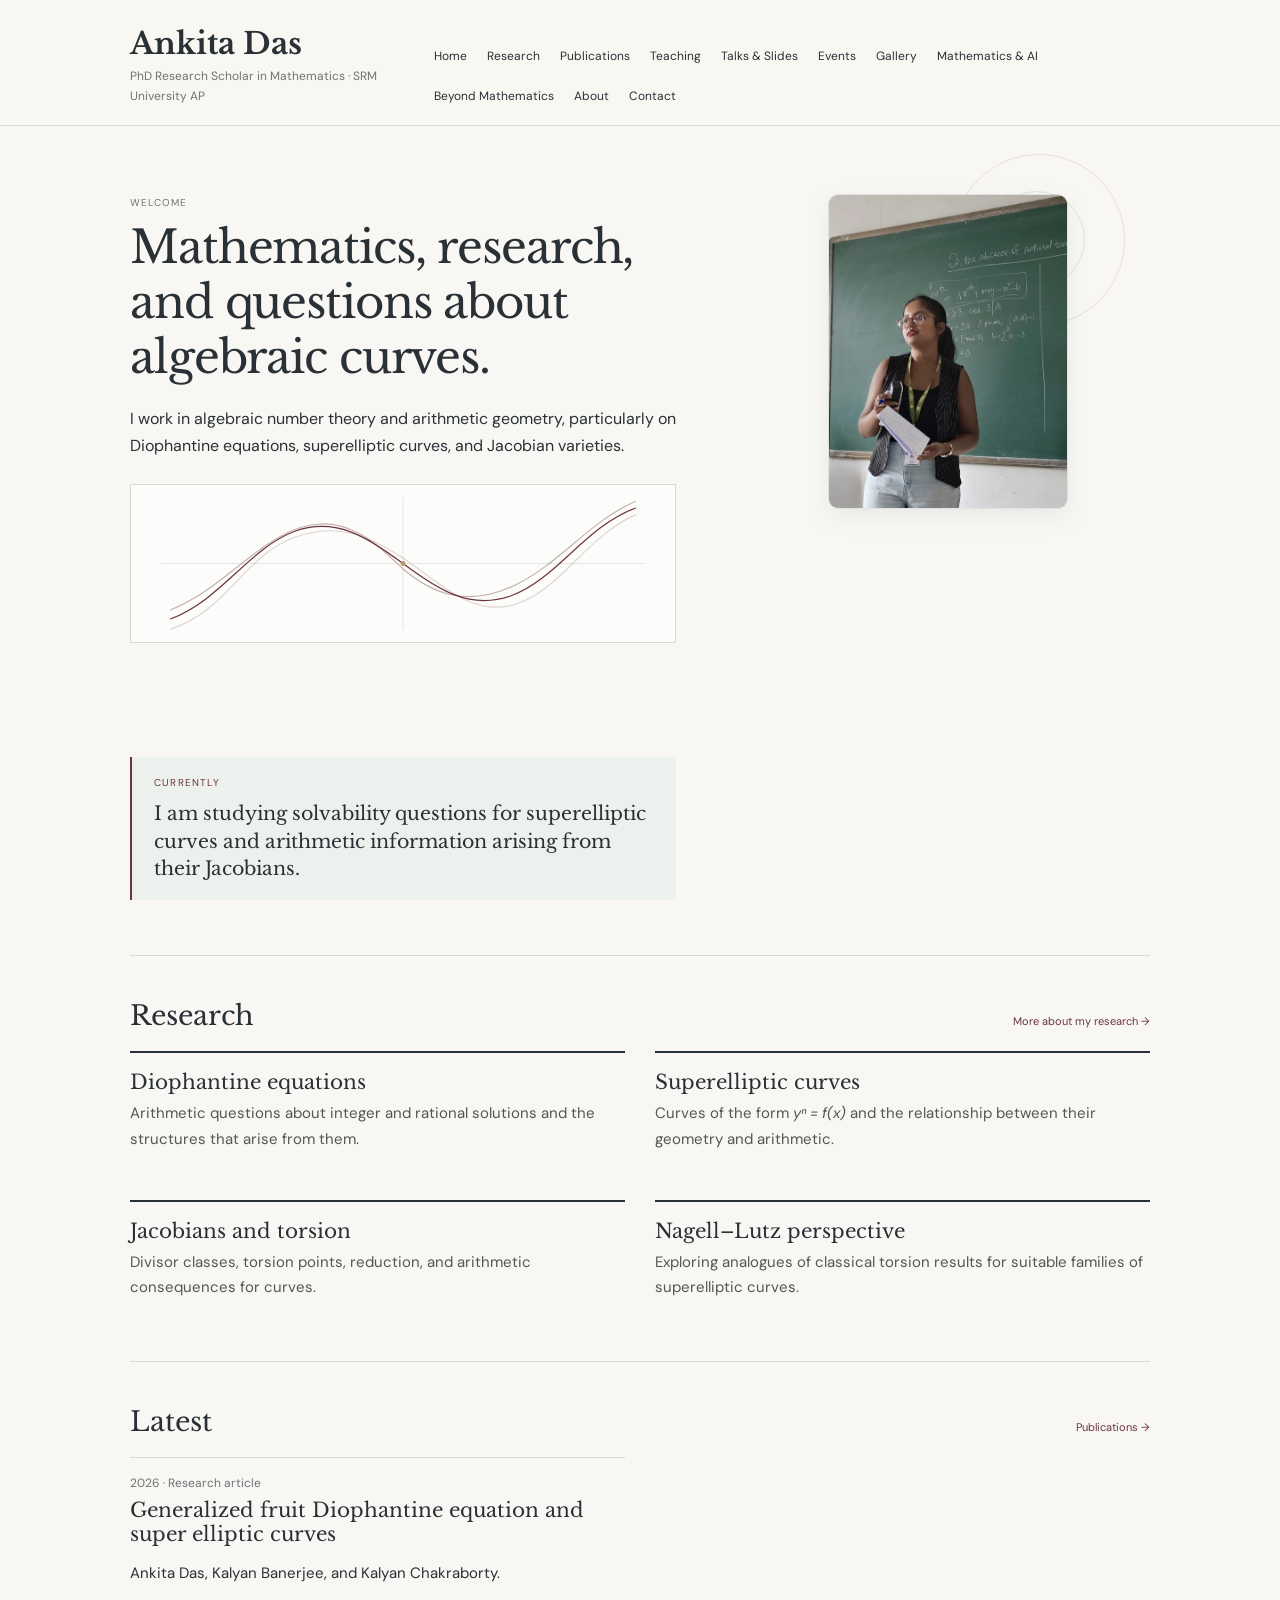
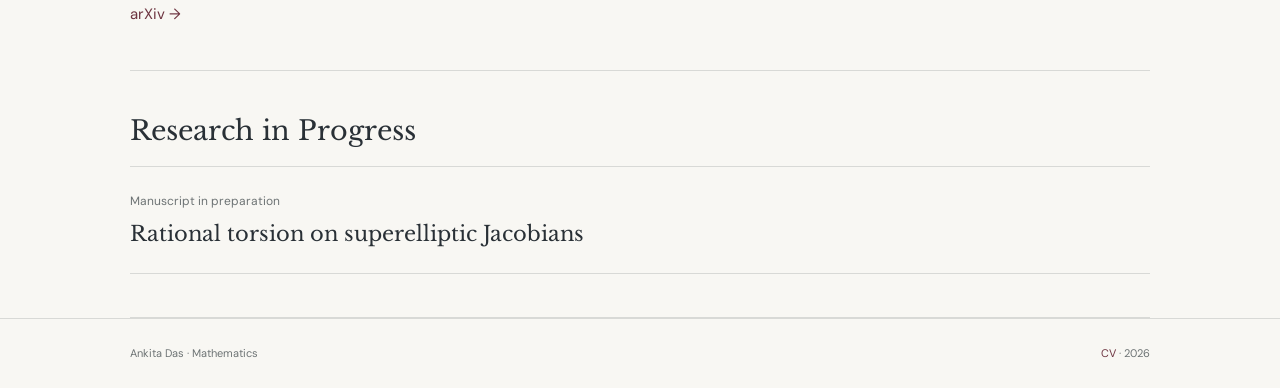
<file: index.html>
<!doctype html>
<html lang="en">

<head>
  <meta charset="utf-8">
  <meta name="viewport" content="width=device-width, initial-scale=1">

  <meta name="description" content="Academic website of Ankita Das.">

  <title>Ankita Das — Mathematics</title>

  <link rel="stylesheet" href="styles.css">
</head>

<body>

  <header>
    <div class="container header-inner">

      <div>
        <a class="name" href="index.html">Ankita Das</a>

        <div class="affiliation">
          PhD Research Scholar in Mathematics · SRM University AP
        </div>
      </div>

      <nav aria-label="Main navigation">
        <a href="index.html">Home</a>
        <a href="research.html">Research</a>
        <a href="publications.html">Publications</a>
        <a href="teaching.html">Teaching</a>
        <a href="talks.html">Talks &amp; Slides</a>
        <a href="events.html">Events</a>
        <a href="gallery.html">Gallery</a>
        <a href="mathematics-ai.html">Mathematics &amp; AI</a>
        <a href="beyond.html">Beyond Mathematics</a>
        <a href="about.html">About</a>
        <a href="contact.html">Contact</a>
      </nav>

    </div>
  </header>

  <main class="container">

    <!-- HOME INTRODUCTION -->

    <div class="home-intro">

      <div>
        <div class="label">Welcome</div>

        <h1>
          Mathematics, research, and questions about algebraic curves.
        </h1>

        <p>
          I work in algebraic number theory and arithmetic geometry,
          particularly on Diophantine equations, superelliptic curves,
          and Jacobian varieties.
        </p>

        <img
          class="math-svg"
          src="assets/curve-family.svg"
          alt="A subtle family of algebraic curves"
        >
      </div>

      <img
        class="photo-placeholder"
        src="assets/ankita-das-profile.jpg"
        alt="Ankita Das"
      >

      <aside class="current" style="margin-top:20px">

        <div class="label">Currently</div>

        <p>
          I am studying solvability questions for superelliptic curves
          and arithmetic information arising from their Jacobians.
        </p>

      </aside>

    </div>

    <!-- RESEARCH -->

    <section class="home-section">

      <div class="home-section-head">
        <h2>Research</h2>
        <a class="more" href="research.html">
          More about my research →
        </a>
      </div>

      <div class="research-preview">

        <article>
          <h3>Diophantine equations</h3>
          <p>
            Arithmetic questions about integer and rational solutions
            and the structures that arise from them.
          </p>
        </article>

        <article>
          <h3>Superelliptic curves</h3>
          <p>
            Curves of the form <em>yⁿ = f(x)</em> and the relationship
            between their geometry and arithmetic.
          </p>
        </article>

        <article>
          <h3>Jacobians and torsion</h3>
          <p>
            Divisor classes, torsion points, reduction, and arithmetic
            consequences for curves.
          </p>
        </article>

        <article>
          <h3>Nagell–Lutz perspective</h3>
          <p>
            Exploring analogues of classical torsion results for
            suitable families of superelliptic curves.
          </p>
        </article>

      </div>

    </section>

    <!-- LATEST PUBLICATION -->

    <section class="home-section">

      <div class="home-section-head">
        <h2>Latest</h2>
        <a class="more" href="publications.html">
          Publications →
        </a>
      </div>

      <div class="latest-list">

        <div class="latest-item">

          <div class="meta">2026 · Research article</div>

          <h3>
            Generalized fruit Diophantine equation and super elliptic curves
          </h3>

          <p>
            Ankita Das, Kalyan Banerjee, and Kalyan Chakraborty.
          </p>

          <a
            href="https://arxiv.org/abs/2602.01001"
            target="_blank"
            rel="noopener"
          >
            arXiv →
          </a>

        </div>

      </div>

    </section>

    <!-- RESEARCH IN PROGRESS -->

    <section class="home-section">

      <div class="home-section-head">
        <h2>Research in Progress</h2>
      </div>

      <div class="research-progress">

        <div class="research-progress-item">

          <div class="meta">Manuscript in preparation</div>

          <h3>Rational torsion on superelliptic Jacobians</h3>

        </div>

      </div>

    </section>

    <!-- UPCOMING SECTION REMOVED -->

  </main>

  <footer>

    <div class="container footer-inner">

      <span>Ankita Das · Mathematics</span>

      <span>
        <a href="cv.html">CV</a> · 2026
      </span>

    </div>

  </footer>

</body>
</html>
</file>
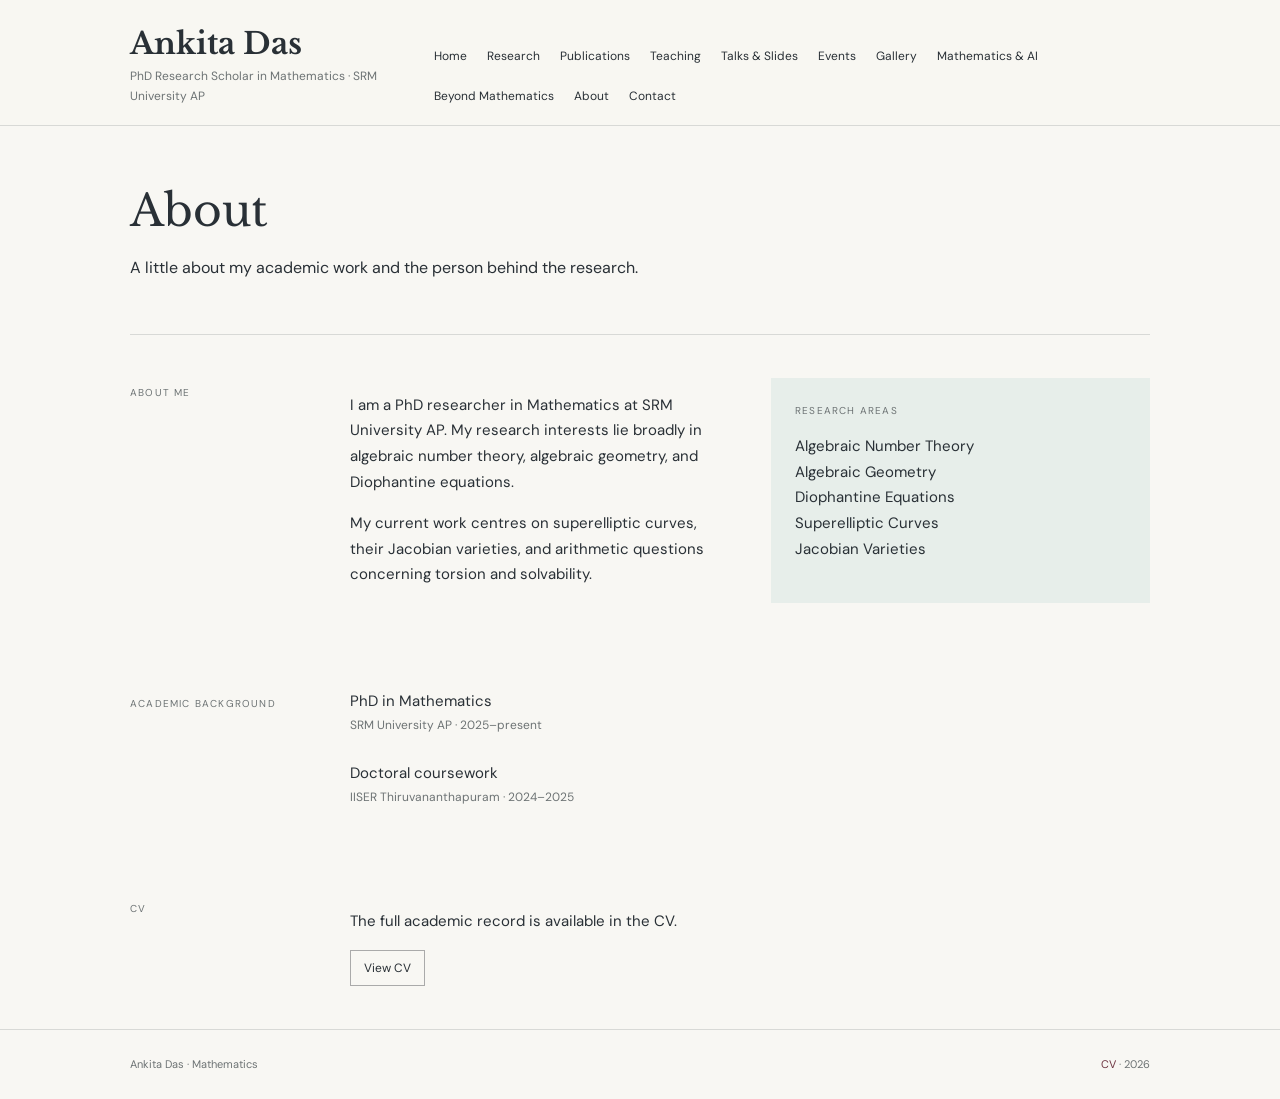
<file: about.html>
<!doctype html><html lang="en"><head><meta charset="utf-8"><meta name="viewport" content="width=device-width,initial-scale=1"><title>About — Ankita Das</title><link rel="stylesheet" href="styles.css"></head><body>
<header><div class="container header-inner"><div><a class="name" href="index.html">Ankita Das</a><div class="affiliation">PhD Research Scholar in Mathematics · SRM University AP</div></div><nav aria-label="Main navigation">
<a href="index.html">Home</a><a href="research.html">Research</a><a href="publications.html">Publications</a><a href="teaching.html">Teaching</a><a href="talks.html">Talks &amp; Slides</a><a href="events.html">Events</a><a href="gallery.html">Gallery</a><a href="mathematics-ai.html">Mathematics &amp; AI</a><a href="beyond.html">Beyond Mathematics</a><a href="about.html">About</a><a href="contact.html">Contact</a>
</nav></div></header>
<main class="container"><div class="page-intro"><h1>About</h1><p>A little about my academic work and the person behind the research.</p></div>
<section class="content"><div class="two-col"><div class="side-label">About me</div><div class="about-grid"><div><p>I am a PhD researcher in Mathematics at SRM University AP. My research interests lie broadly in algebraic number theory, algebraic geometry, and Diophantine equations.</p><p>My current work centres on superelliptic curves, their Jacobian varieties, and arithmetic questions concerning torsion and solvability.</p></div><div class="quiet-box"><div class="label">Research areas</div><p>Algebraic Number Theory<br>Algebraic Geometry<br>Diophantine Equations<br>Superelliptic Curves<br>Jacobian Varieties</p></div></div></div></section>
<section class="content"><div class="two-col"><div class="side-label">Academic background</div><div><div class="item-title">PhD in Mathematics</div><div class="meta">SRM University AP · 2025–present</div><br><div class="item-title">Doctoral coursework</div><div class="meta">IISER Thiruvananthapuram · 2024–2025</div></div></div></section>
<section class="content"><div class="two-col"><div class="side-label">CV</div><div><p>The full academic record is available in the CV.</p><a class="cv-button" href="cv.html">View CV</a></div></div></section>
</main><footer><div class="container footer-inner"><span>Ankita Das · Mathematics</span><span><a href="cv.html">CV</a> · 2026</span></div></footer></body></html>
</file>
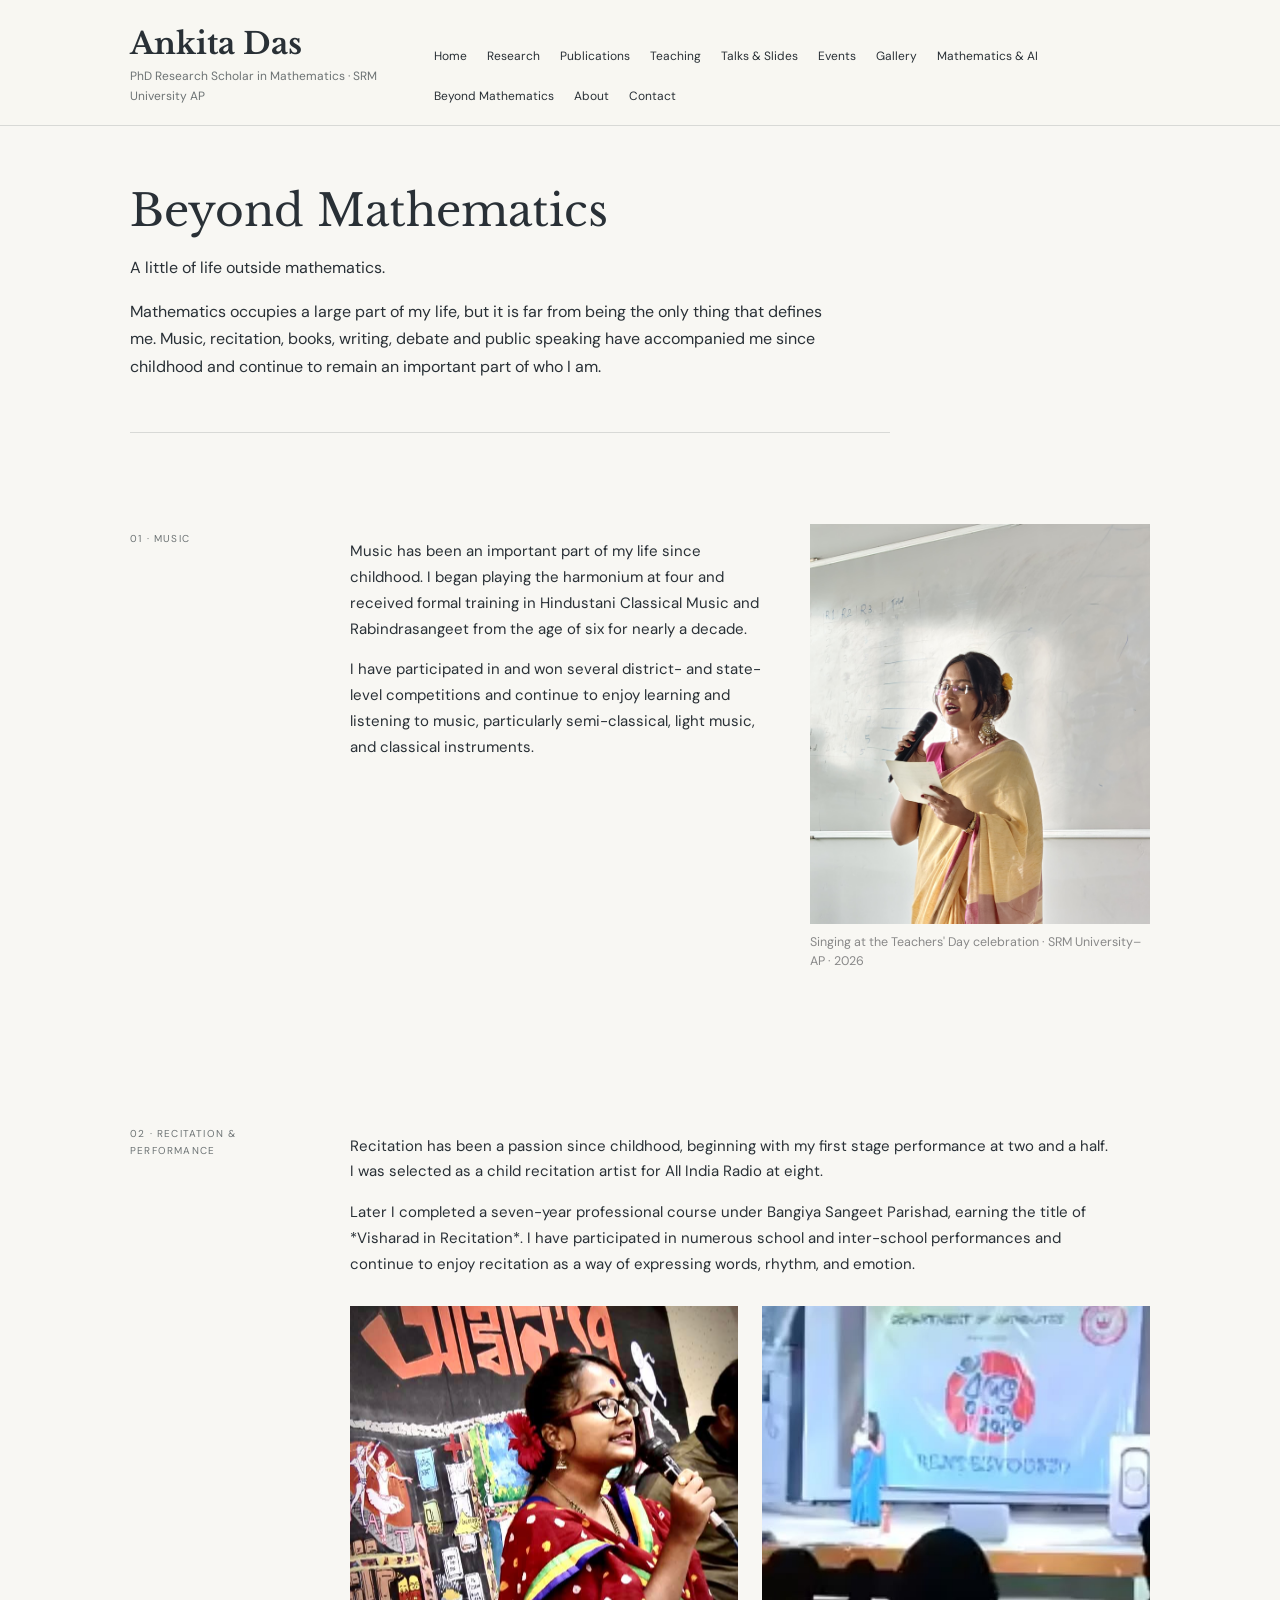
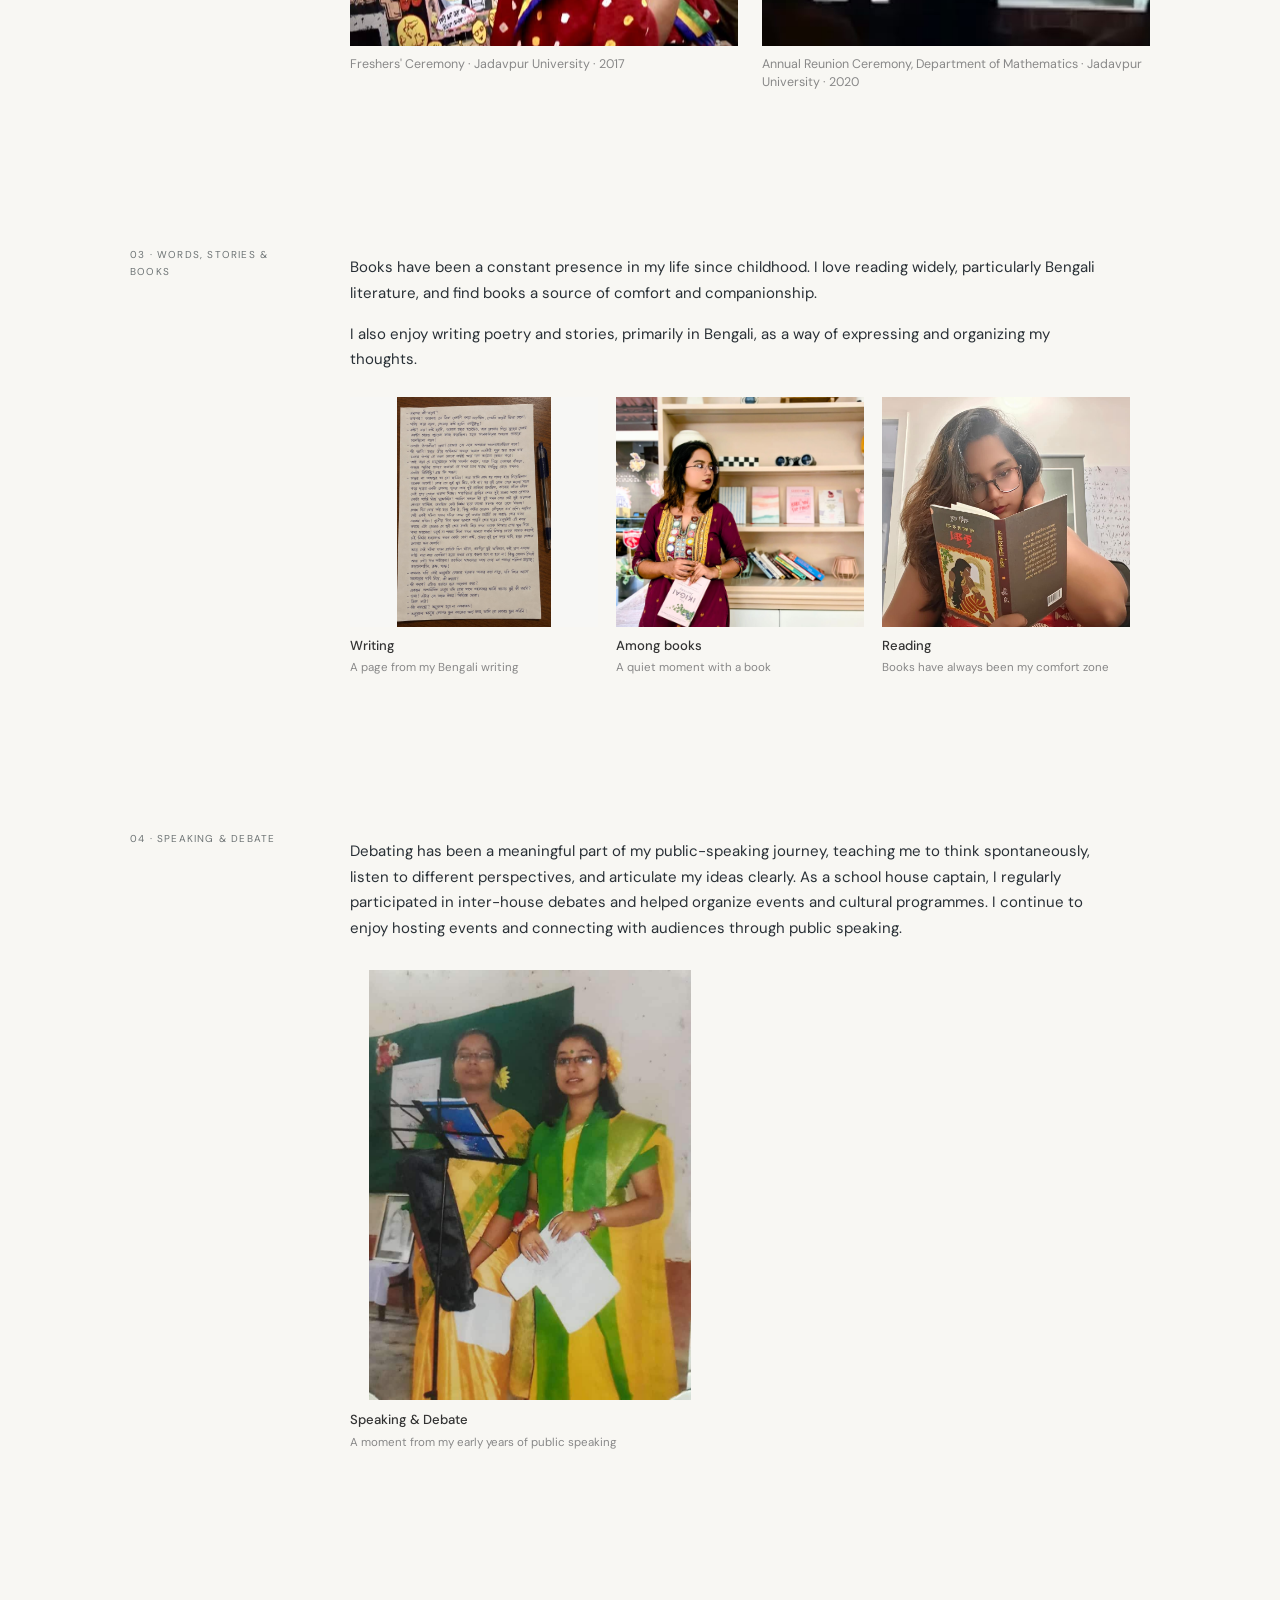
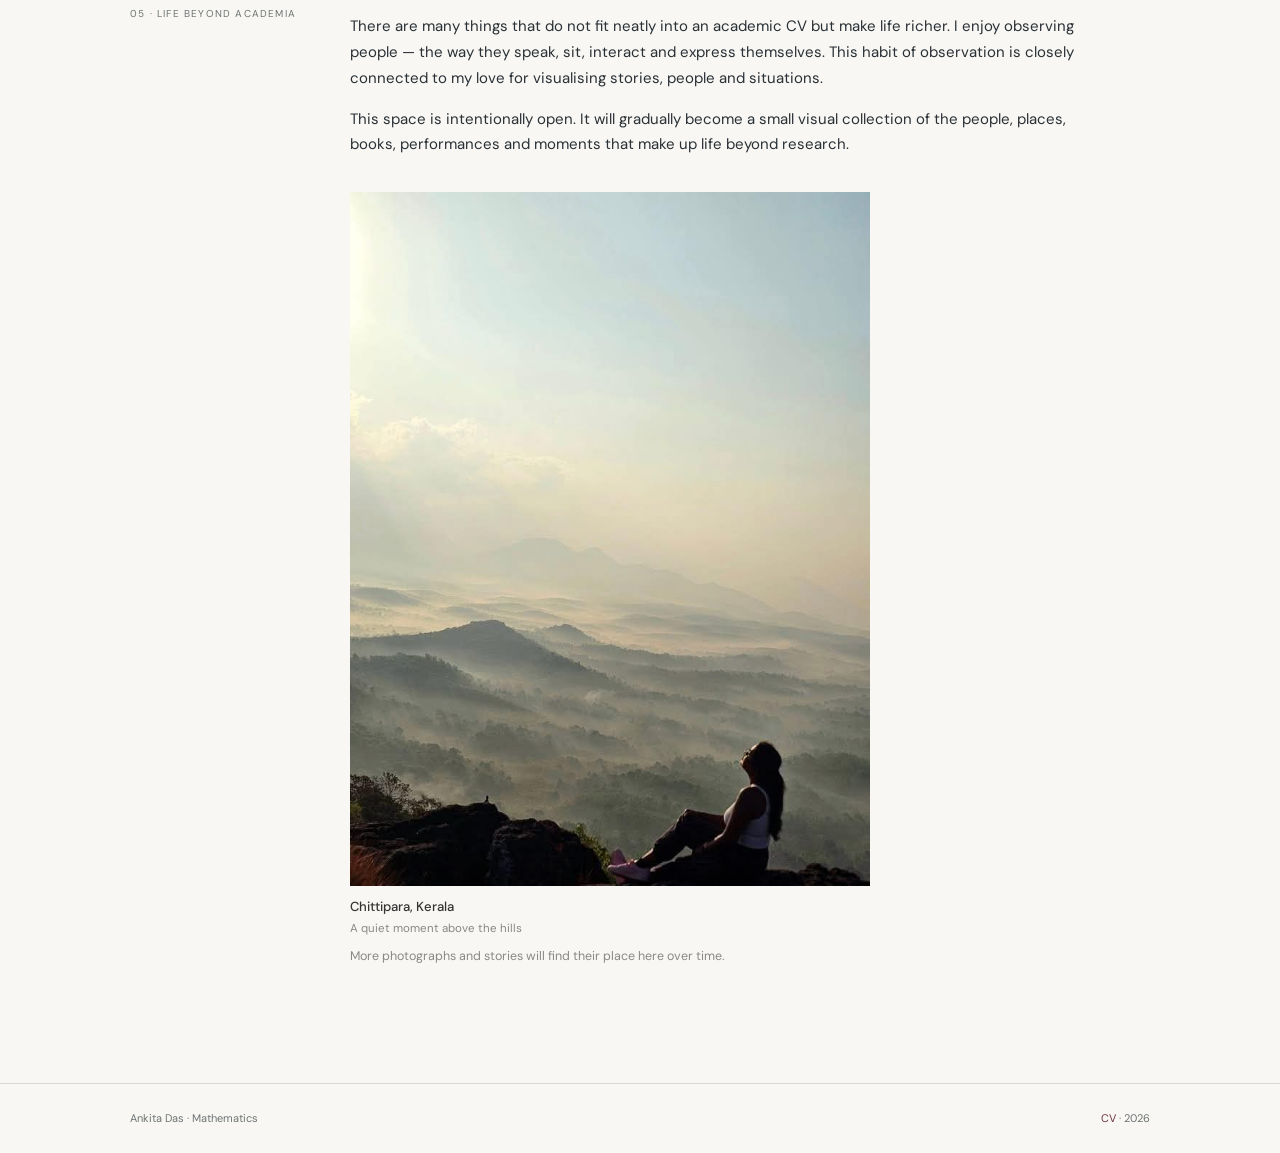
<file: beyond.html>
<!doctype html>
<html lang="en">

<head>

    <meta charset="utf-8">
    <meta name="viewport" content="width=device-width,initial-scale=1">

    <title>Beyond Mathematics — Ankita Das</title>

    <link rel="stylesheet" href="styles.css">

    <style>

        /* =========================================
           BEYOND MATHEMATICS
        ========================================= */

        .beyond-intro {
            max-width: 760px;
            margin-bottom: 48px;
        }

        .beyond-intro h1 {
            margin-bottom: 10px;
        }

        .beyond-intro p {
            max-width: 720px;
        }


        /* =========================================
           PERSONAL SECTIONS
        ========================================= */

        .beyond-section {
            margin-bottom: 62px;
        }

        .beyond-section .section-label {
            font-size: 0.78rem;
            text-transform: uppercase;
            letter-spacing: 0.12em;
            color: #888;
            margin-bottom: 8px;
        }

        .beyond-section h2 {
            margin-top: 0;
            margin-bottom: 18px;
        }

        .beyond-section p {
            max-width: 760px;
        }


        /* =========================================
           MUSIC FEATURE
        ========================================= */

        .beyond-feature {
            display: grid;
            grid-template-columns: minmax(0, 1fr) 340px;
            gap: 42px;
            align-items: start;
        }

        .beyond-feature-image img {
            width: 100%;
            height: 400px;
            object-fit: cover;
            display: block;
        }

        .beyond-caption {
            margin-top: 9px;
            font-size: 0.78rem;
            line-height: 1.5;
            color: #888;
        }


        /* =========================================
           RECITATION
        ========================================= */

        .recitation-gallery {
            display: grid;
            grid-template-columns: 1fr 1fr;
            gap: 24px;
            margin-top: 28px;
        }

        .recitation-card img {
            width: 100%;
            height: 340px;
            object-fit: cover;
            display: block;
        }

        .recitation-card:first-child img {
            object-position: center center;
        }

        .recitation-card:last-child img {
            object-position: center center;
        }


        /* =========================================
           WORDS, STORIES & BOOKS
        ========================================= */

        .words-gallery {
            display: grid;
            grid-template-columns: repeat(3, 1fr);
            gap: 18px;
            margin-top: 24px;
            max-width: 780px;
        }

        .words-photo {
            margin: 0;
        }

        .words-photo img {
            width: 100%;
            height: 230px;
            object-fit: cover;
            display: block;
        }

        .words-photo:first-child img {
            object-fit: contain;
            background: #f7f7f5;
        }

        .words-photo figcaption {
            padding-top: 8px;
        }

        .words-photo figcaption strong {
            display: block;
            font-size: 0.82rem;
            font-weight: 500;
            color: #333;
            margin-bottom: 2px;
        }

        .words-photo figcaption span {
            display: block;
            font-size: 0.72rem;
            line-height: 1.4;
            color: #888;
        }


        /* =========================================
           SPEAKING & DEBATE PHOTOGRAPH
        ========================================= */

        .speaking-photo {
            margin-top: 28px;
            max-width: 360px;
        }

        .speaking-photo figure {
            margin: 0;
        }

        .speaking-photo img {
            display: block;
            width: 100%;
            height: auto;
            max-height: 430px;
            object-fit: contain;
        }

        .speaking-photo figcaption {
            margin-top: 9px;
        }

        .speaking-photo figcaption strong {
            display: block;
            font-size: 0.82rem;
            font-weight: 500;
            color: #333;
            margin-bottom: 3px;
        }

        .speaking-photo figcaption span {
            display: block;
            font-size: 0.72rem;
            line-height: 1.45;
            color: #888;
        }


        /* =========================================
           LIFE BEYOND ACADEMIA
        ========================================= */

        .life-gallery {
            display: grid;
            grid-template-columns: minmax(0, 520px);
            gap: 26px;
            margin-top: 34px;
            align-items: start;
        }

        .life-photo {
            margin: 0;
            padding: 0;
        }

        .life-photo img {
            display: block;
            width: 100%;
            height: auto;
            object-fit: contain;
        }

        .life-photo figcaption {
            margin-top: 10px;
            padding: 0;
        }

        .life-photo figcaption strong {
            display: block;
            font-size: 0.82rem;
            font-weight: 500;
            color: #333;
            margin-bottom: 3px;
        }

        .life-photo figcaption span {
            display: block;
            font-size: 0.72rem;
            line-height: 1.45;
            color: #888;
        }


        /* =========================================
           RESPONSIVE
        ========================================= */

        @media (max-width: 760px) {

            .beyond-feature {
                grid-template-columns: 1fr;
                gap: 25px;
            }

            .beyond-feature-image img {
                height: auto;
                max-height: 520px;
            }

            .recitation-gallery {
                grid-template-columns: 1fr;
            }

            .recitation-card img {
                height: auto;
                max-height: 520px;
            }

            .words-gallery {
                grid-template-columns: 1fr 1fr;
                gap: 16px;
            }

            .words-photo img {
                height: 220px;
            }

            .speaking-photo {
                max-width: 300px;
            }

            .life-gallery {
                grid-template-columns: 1fr;
            }

        }


        @media (max-width: 500px) {

            .words-gallery {
                grid-template-columns: 1fr;
            }

            .words-photo img {
                height: auto;
                max-height: 420px;
            }

            .life-gallery {
                grid-template-columns: 1fr;
            }

        }

    </style>

</head>


<body>

<header>

    <div class="container header-inner">

        <div>

            <a class="name" href="index.html">
                Ankita Das
            </a>

            <div class="affiliation">
                PhD Research Scholar in Mathematics · SRM University AP
            </div>

        </div>


        <nav aria-label="Main navigation">

            <a href="index.html">Home</a>
            <a href="research.html">Research</a>
            <a href="publications.html">Publications</a>
            <a href="teaching.html">Teaching</a>
            <a href="talks.html">Talks &amp; Slides</a>
            <a href="events.html">Events</a>
            <a href="gallery.html">Gallery</a>
            <a href="mathematics-ai.html">Mathematics &amp; AI</a>
            <a href="beyond.html">Beyond Mathematics</a>
            <a href="about.html">About</a>
            <a href="contact.html">Contact</a>

        </nav>

    </div>

</header>


<main class="container">


    <!-- =========================================
         INTRODUCTION
    ========================================== -->

    <div class="page-intro beyond-intro">

        <h1>Beyond Mathematics</h1>

        <p>
            A little of life outside mathematics.
        </p>

        <p>
            Mathematics occupies a large part of my life, but it is far from
            being the only thing that defines me. Music, recitation, books,
            writing, debate and public speaking have accompanied me since
            childhood and continue to remain an important part of who I am.
        </p>

    </div>



    <!-- =========================================
         MUSIC
    ========================================== -->

    <section class="content beyond-section">

        <div class="two-col">

            <div class="side-label">
                01 · Music
            </div>


            <div class="beyond-feature">

                <div>
                    <p>
                        Music has been an important part of my life since childhood. 
                        I began playing the harmonium at four and received formal training in Hindustani Classical Music and Rabindrasangeet from the age of six for nearly a decade. 
                    </p>
                    <p>
                        I have participated in and won several district- and state-level competitions and continue to enjoy learning and listening to music, particularly semi-classical, light music, and classical instruments.
                    </p>

                   


                </div>


                <div class="beyond-feature-image">

                    <img
                        src="assets/singing-teachers-day.jpg"
                        alt="Singing at the Teachers' Day celebration at SRM University AP"
                    >

                    <div class="beyond-caption">
                        Singing at the Teachers' Day celebration ·
                        SRM University–AP · 2026
                    </div>

                </div>

            </div>

        </div>

    </section>



    <!-- =========================================
         RECITATION & PERFORMANCE
    ========================================== -->

    <section class="content beyond-section">

        <div class="two-col">

            <div class="side-label">
                02 · Recitation &amp; Performance
            </div>


            <div>
                <p>
                  Recitation has been a passion since childhood, beginning with my first stage performance 
                  at two and a half. I was selected as a child recitation artist for All India Radio at eight.  
                </p>

                <p>
                  Later I completed a seven-year professional course under Bangiya Sangeet Parishad, earning the
                  title of *Visharad in Recitation*. I have participated in numerous school and inter-school performances 
                  and continue to enjoy recitation as a way of expressing words, rhythm, and emotion.
   
                </p> 
                


                <div class="recitation-gallery">


                    <div class="recitation-card">

                        <img
                            src="assets/recitation-jadavpur-2017.jpg"
                            alt="Recitation at the Freshers' Ceremony at Jadavpur University"
                        >

                        <div class="beyond-caption">
                            Freshers' Ceremony · Jadavpur University · 2017
                        </div>

                    </div>


                    <div class="recitation-card">

                        <img
                            src="assets/recitation-jadavpur-2020.jpg"
                            alt="Recitation at the Annual Reunion Ceremony of the Department of Mathematics at Jadavpur University"
                        >

                        <div class="beyond-caption">
                            Annual Reunion Ceremony, Department of Mathematics ·
                            Jadavpur University · 2020
                        </div>

                    </div>


                </div>

            </div>

        </div>

    </section>



    <!-- =========================================
         WORDS, STORIES & BOOKS
    ========================================== -->

    <section class="content beyond-section">

        <div class="two-col">

            <div class="side-label">
                03 · Words, Stories &amp; Books
            </div>


            <div>

                <p>
                   Books have been a constant presence in my life since childhood. 
                   I love reading widely, particularly Bengali literature, and find 
                   books a source of comfort and companionship. 
                </p>

                
                <p>
                    I also enjoy writing poetry and stories, primarily in Bengali, as a way of expressing and organizing my thoughts.
                </p>

                


                <div class="words-gallery">


                    <figure class="words-photo">

                        <img
                            src="assets/bengali-writing.jpg"
                            alt="A handwritten page of Bengali writing"
                        >

                        <figcaption>
                            <strong>Writing</strong>
                            <span>
                                A page from my Bengali writing
                            </span>
                        </figcaption>

                    </figure>


                    <figure class="words-photo">

                        <img
                            src="assets/reading-ikigai.jpg"
                            alt="Reading a book"
                        >

                        <figcaption>
                            <strong>Among books</strong>
                            <span>
                                A quiet moment with a book
                            </span>
                        </figcaption>

                    </figure>


                    <figure class="words-photo">

                        <img
                            src="assets/reading-bengali-book.jpg"
                            alt="Reading a Bengali book"
                        >

                        <figcaption>
                            <strong>Reading</strong>
                            <span>
                                Books have always been my comfort zone
                            </span>
                        </figcaption>

                    </figure>


                </div>

            </div>

        </div>

    </section>



    <!-- =========================================
         SPEAKING & DEBATE
    ========================================== -->

    <section class="content beyond-section">

        <div class="two-col">

            <div class="side-label">
                04 · Speaking &amp; Debate
            </div>


            <div>

               <p>
                   Debating has been a meaningful part of my public-speaking journey, 
                   teaching me to think spontaneously, listen to different perspectives, 
                   and articulate my ideas clearly. As a school house captain, I regularly 
                   participated in inter-house debates and helped organize events and cultural 
                   programmes. I continue to enjoy hosting events and connecting with audiences 
                   through public speaking.

               </p>


                <div class="speaking-photo">

                    <figure>

                        <img
                            src="assets/170709.jpg"
                            alt="Speaking at an event during my school years"
                        >

                        <figcaption>
                            <strong>Speaking &amp; Debate</strong>
                            <span>
                                A moment from my early years of public speaking
                            </span>
                        </figcaption>

                    </figure>

                </div>

            </div>

        </div>

    </section>



    <!-- =========================================
         LIFE BEYOND ACADEMIA
    ========================================== -->

    <section class="content beyond-section">

        <div class="two-col">

            <div class="side-label">
                05 · Life Beyond Academia
            </div>


            <div>

                <p>
                    There are many things that do not fit neatly into an
                    academic CV but make life richer. I enjoy observing
                    people — the way they speak, sit, interact and express
                    themselves. This habit of observation is closely connected
                    to my love for visualising stories, people and situations.
                </p>

                <p>
                    This space is intentionally open. It will gradually become
                    a small visual collection of the people, places, books,
                    performances and moments that make up life beyond research.
                </p>


                <div class="life-gallery">

                    <figure class="life-photo">

                        <img
                            src="assets/chittipara-hilltop.jpg"
                            alt="A quiet moment on a hilltop at Chittipara, Kerala"
                        >

                        <figcaption>
                            <strong>Chittipara, Kerala</strong>
                            <span>
                                A quiet moment above the hills
                            </span>
                        </figcaption>

                    </figure>

                </div>


                <p class="beyond-caption">
                    More photographs and stories will find their place here
                    over time.
                </p>

            </div>

        </div>

    </section>


</main>



<footer>

    <div class="container footer-inner">

        <span>
            Ankita Das · Mathematics
        </span>

        <span>
            <a href="cv.html">CV</a> · 2026
        </span>

    </div>

</footer>


</body>

</html>
</file>
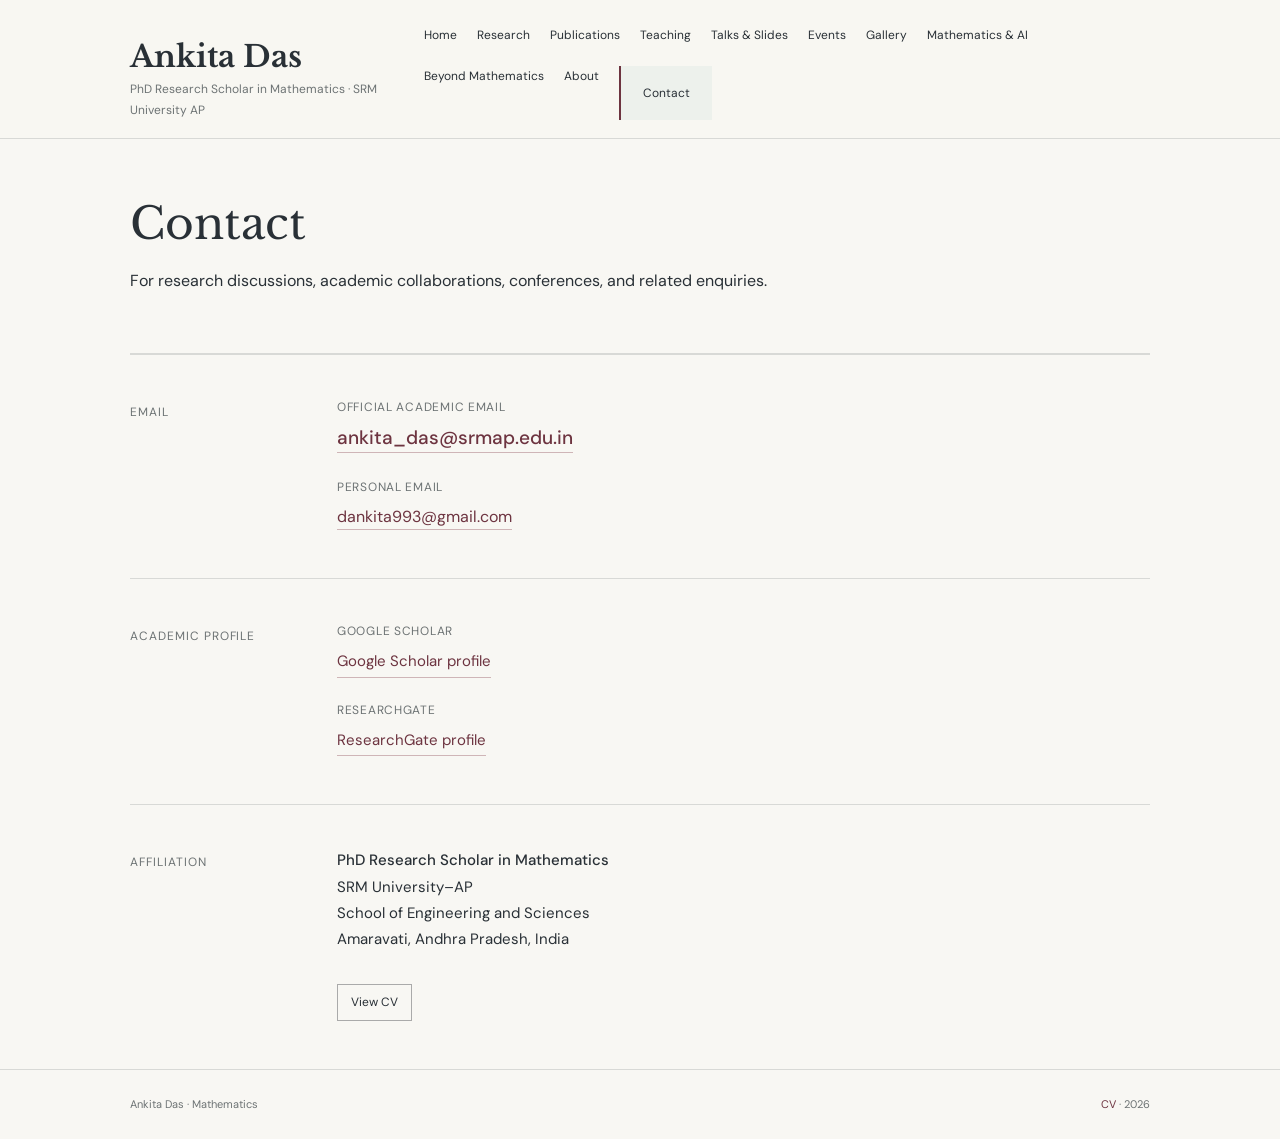
<file: contact.html>
<!doctype html>
<html lang="en">
<head>
<meta charset="utf-8">
<meta name="viewport" content="width=device-width,initial-scale=1">
<title>Contact — Ankita Das</title>
<link rel="stylesheet" href="styles.css">

<style>
.contact-page .page-intro {
  padding-bottom: 42px;
}

.contact-section {
  border-top: 1px solid var(--rule);
  padding: 42px 0 48px;
}

.contact-grid {
  display: grid;
  grid-template-columns: 175px 1fr;
  gap: 32px;
  align-items: start;
}

.contact-label {
  font-size: 12px;
  letter-spacing: .08em;
  text-transform: uppercase;
  color: var(--muted);
  padding-top: 5px;
}

.contact-content {
  max-width: 760px;
}

.contact-content h2 {
  margin: 0 0 22px;
  font-family: "Libre Baskerville", Georgia, serif;
  font-size: 25px;
  font-weight: 400;
}

.contact-item {
  margin-bottom: 22px;
}

.contact-item:last-child {
  margin-bottom: 0;
}

.contact-item .label {
  display: block;
  margin-bottom: 5px;
  font-size: 12px;
  letter-spacing: .06em;
  text-transform: uppercase;
  color: var(--muted);
}

.contact-item a {
  color: var(--link);
  text-decoration: none;
  border-bottom: 1px solid rgba(128, 58, 70, .35);
  padding-bottom: 2px;
}

.contact-item a:hover {
  border-bottom-color: var(--link);
}

.contact-item.primary a {
  font-size: 19px;
  font-weight: 500;
}

.contact-item.secondary a {
  font-size: 16px;
}

.profile-link {
  display: inline-block;
  margin-top: 2px;
}

.affiliation-block p {
  margin: 0;
  line-height: 1.75;
}

.affiliation-block strong {
  font-weight: 500;
}

.contact-cv {
  margin-top: 32px;
}

@media (max-width: 760px) {
  .contact-page .page-intro {
    padding-bottom: 32px;
  }

  .contact-section {
    padding: 32px 0 38px;
  }

  .contact-grid {
    grid-template-columns: 1fr;
    gap: 16px;
  }

  .contact-label {
    padding-top: 0;
  }

  .contact-content h2 {
    font-size: 22px;
  }

  .contact-item.primary a {
    font-size: 17px;
  }
}
</style>
</head>

<body>

<header>
  <div class="container header-inner">

    <div>
      <a class="name" href="index.html">Ankita Das</a>
      <div class="affiliation">
        PhD Research Scholar in Mathematics · SRM University AP
      </div>
    </div>

    <nav aria-label="Main navigation">
      <a href="index.html">Home</a>
      <a href="research.html">Research</a>
      <a href="publications.html">Publications</a>
      <a href="teaching.html">Teaching</a>
      <a href="talks.html">Talks &amp; Slides</a>
      <a href="events.html">Events</a>
      <a href="gallery.html">Gallery</a>
      <a href="mathematics-ai.html">Mathematics &amp; AI</a>
      <a href="beyond.html">Beyond Mathematics</a>
      <a href="about.html">About</a>
      <a href="contact.html" class="current">Contact</a>
    </nav>

  </div>
</header>

<main class="container contact-page">

  <div class="page-intro">
    <h1>Contact</h1>
    <p>
      For research discussions, academic collaborations, conferences,
      and related enquiries.
    </p>
  </div>

  <section class="contact-section">

    <div class="contact-grid">

      <div class="contact-label">Email</div>

      <div class="contact-content">

        <div class="contact-item primary">
          <span class="label">Official academic email</span>
          <a href="mailto:ankita_das@srmap.edu.in">
            ankita_das@srmap.edu.in
          </a>
        </div>

        <div class="contact-item secondary">
          <span class="label">Personal email</span>
          <a href="mailto:dankita993@gmail.com">
            dankita993@gmail.com
          </a>
        </div>

      </div>

    </div>

  </section>

  <section class="contact-section">

    <div class="contact-grid">

      <div class="contact-label">Academic profile</div>

      <div class="contact-content">

        <div class="contact-item">
          <span class="label">Google Scholar</span>
          <a
            class="profile-link"
            href="https://scholar.google.co.in/citations?hl=en&view_op=list_works&gmla=AO4B3jt9h3HGnddmhMpT61zGtIp7ob3BOy5n-jAvRFUEPWVIEjkuZjdCfZHHYA_nAQDQ4bTpWdCp8_a1ReGea8D48vl7&user=byAYCXcAAAAJ#"
            target="_blank"
            rel="noopener noreferrer"
          >
            Google Scholar profile
          </a>
        </div>

        <div class="contact-item">
          <span class="label">ResearchGate</span>
          <a
            class="profile-link"
            href="https://www.researchgate.net/profile/Ankita-Das-105"
            target="_blank"
            rel="noopener noreferrer"
          >
            ResearchGate profile
          </a>
        </div>

      </div>

    </div>

  </section>

  <section class="contact-section">

    <div class="contact-grid">

      <div class="contact-label">Affiliation</div>

      <div class="contact-content affiliation-block">

        <p>
          <strong>PhD Research Scholar in Mathematics</strong><br>
          SRM University–AP<br>
          School of Engineering and Sciences<br>
          Amaravati, Andhra Pradesh, India
        </p>

        <div class="contact-cv">
          <a class="cv-button" href="cv.html">View CV</a>
        </div>

      </div>

    </div>

  </section>

</main>

<footer>
  <div class="container footer-inner">
    <span>Ankita Das · Mathematics</span>
    <span><a href="cv.html">CV</a> · 2026</span>
  </div>
</footer>

</body>
</html>
</file>
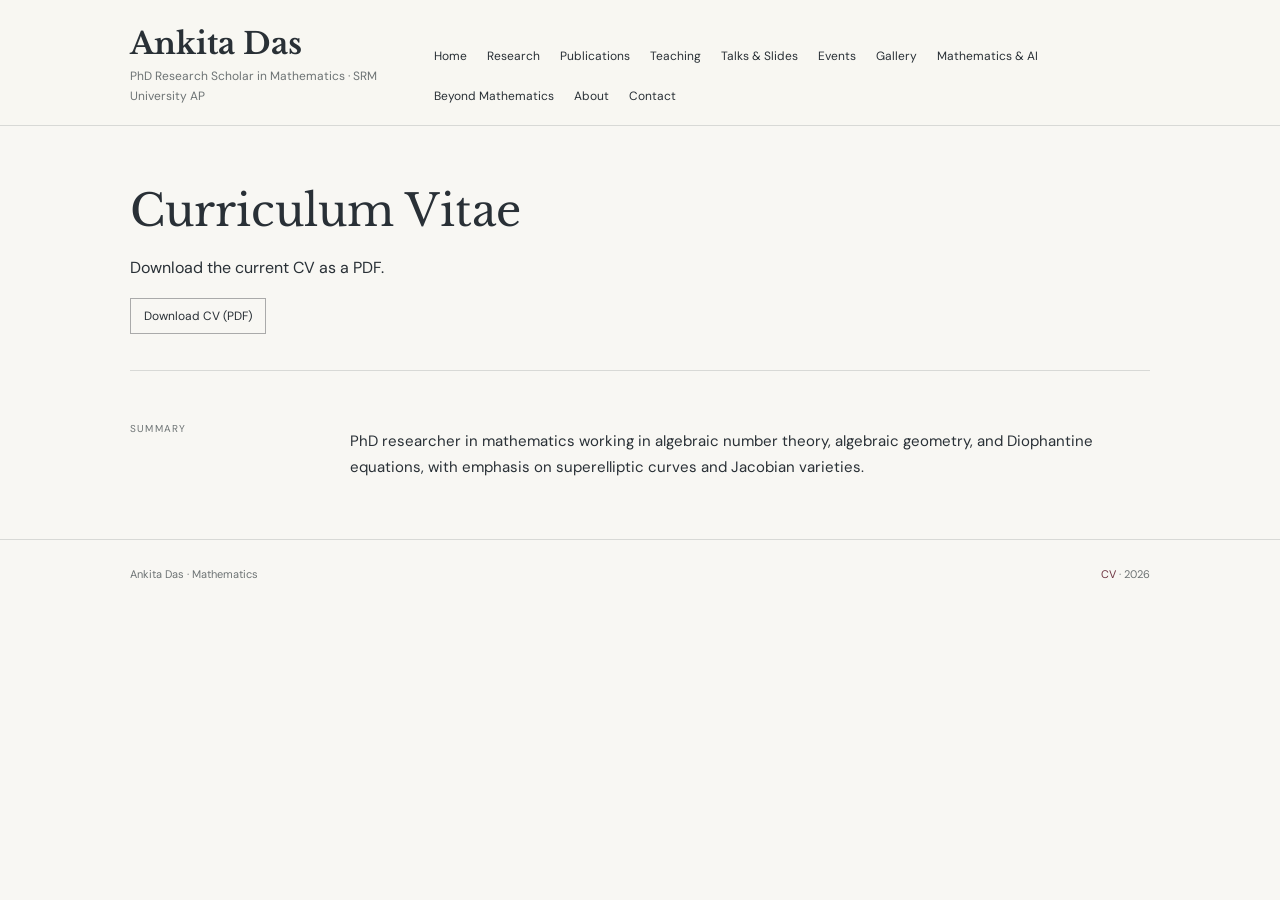
<file: cv.html>
<!doctype html><html lang="en"><head><meta charset="utf-8"><meta name="viewport" content="width=device-width,initial-scale=1"><title>CV — Ankita Das</title><link rel="stylesheet" href="styles.css"></head><body>
<header><div class="container header-inner"><div><a class="name" href="index.html">Ankita Das</a><div class="affiliation">PhD Research Scholar in Mathematics · SRM University AP</div></div><nav aria-label="Main navigation">
<a href="index.html">Home</a><a href="research.html">Research</a><a href="publications.html">Publications</a><a href="teaching.html">Teaching</a><a href="talks.html">Talks &amp; Slides</a><a href="events.html">Events</a><a href="gallery.html">Gallery</a><a href="mathematics-ai.html">Mathematics &amp; AI</a><a href="beyond.html">Beyond Mathematics</a><a href="about.html">About</a><a href="contact.html">Contact</a>
</nav></div></header>
<main class="container"><div class="page-intro"><h1>Curriculum Vitae</h1><p>Download the current CV as a PDF.</p><a class="cv-button" href="assets/Ankita_Das_CV.pdf">Download CV (PDF)</a></div>
<section class="content"><div class="two-col"><div class="side-label">Summary</div><div><p>PhD researcher in mathematics working in algebraic number theory, algebraic geometry, and Diophantine equations, with emphasis on superelliptic curves and Jacobian varieties.</p></div></div></section></main><footer><div class="container footer-inner"><span>Ankita Das · Mathematics</span><span><a href="cv.html">CV</a> · 2026</span></div></footer></body></html>
</file>
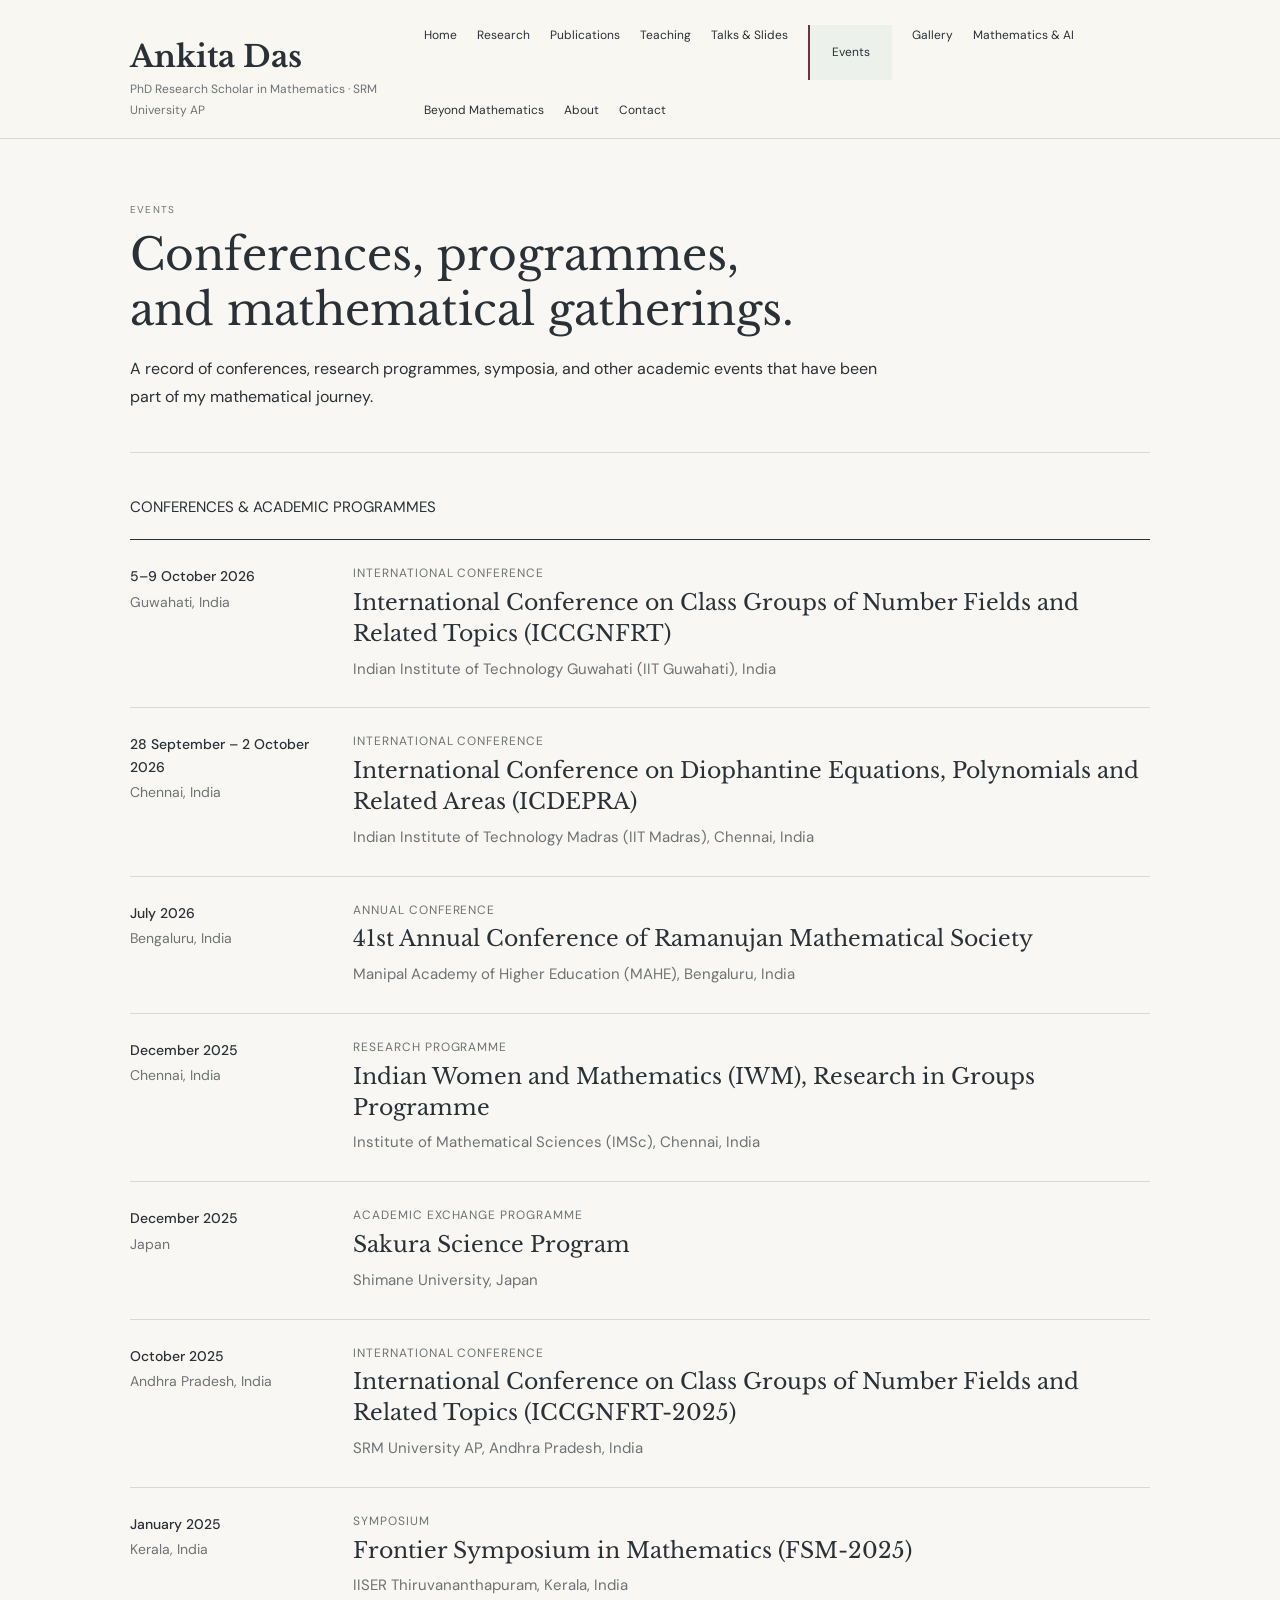
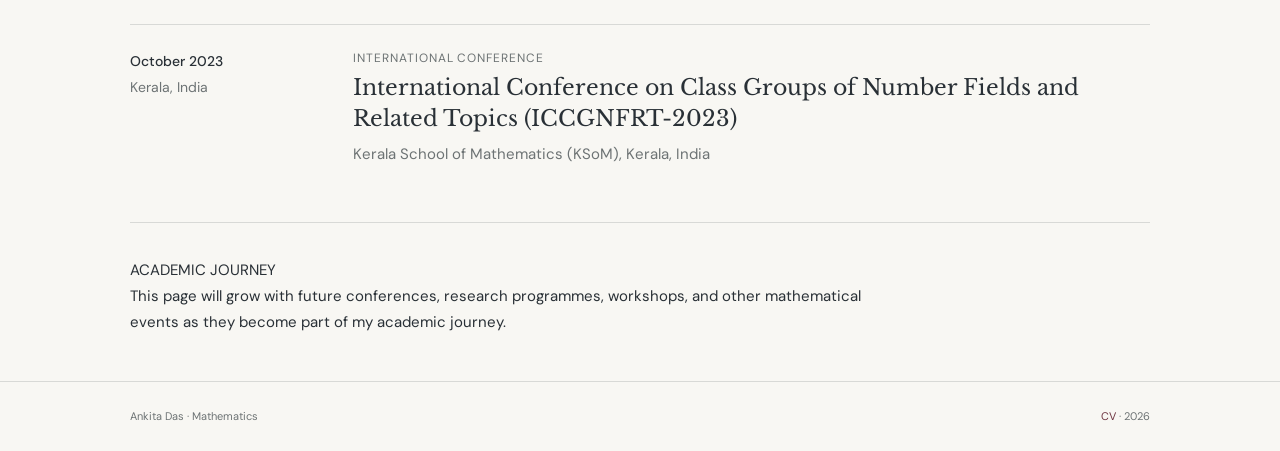
<file: events.html>
<!doctype html>
<html lang="en">

<head>
  <meta charset="utf-8">
  <meta name="viewport" content="width=device-width, initial-scale=1">

  <meta name="description"
        content="Conferences, research programmes, symposia, and academic events attended by Ankita Das.">

  <title>Events — Ankita Das</title>

  <link rel="stylesheet" href="styles.css">

  <style>
    /* =========================
       EVENTS PAGE
       ========================= */

    .events-page .page-intro {
      padding: 62px 0 42px;
      border-bottom: 1px solid var(--rule);
    }

    .events-page .page-intro h1 {
      margin: 0 0 18px;
      max-width: 850px;
    }

    .events-page .page-intro p {
      max-width: 780px;
      margin: 0;
    }

    .events-section {
      padding: 42px 0 30px;
    }

    .events-section .section-label {
      margin-bottom: 18px;
    }

    .event-entry {
      display: grid;
      grid-template-columns: 185px 1fr;
      gap: 38px;
      padding: 25px 0;
      border-top: 1px solid var(--rule);
    }

    .event-entry:first-of-type {
      border-top: 1px solid var(--ink);
    }

    .event-meta {
      font-size: 14px;
      line-height: 1.6;
      color: var(--muted);
    }

    .event-meta strong {
      display: block;
      color: var(--ink);
      font-weight: 500;
      margin-bottom: 3px;
    }

    .event-content {
      max-width: 800px;
    }

    .event-type {
      margin-bottom: 6px;
      font-size: 12px;
      line-height: 1.4;
      letter-spacing: .08em;
      text-transform: uppercase;
      color: var(--muted);
    }

    .event-content h2 {
      margin: 0 0 7px;
      font-family: "Libre Baskerville", Georgia, serif;
      font-size: 22px;
      line-height: 1.4;
      font-weight: 400;
    }

    .event-content p {
      margin: 0;
      color: var(--muted);
    }

    .events-note {
      padding: 35px 0 45px;
      border-top: 1px solid var(--rule);
    }

    .events-note p {
      max-width: 780px;
      margin: 0;
    }

    /* =========================
       MOBILE
       ========================= */

    @media (max-width: 760px) {

      .events-page .page-intro {
        padding: 45px 0 32px;
      }

      .event-entry {
        grid-template-columns: 1fr;
        gap: 8px;
        padding: 22px 0;
      }

      .events-section {
        padding-top: 32px;
      }

      .event-content h2 {
        font-size: 20px;
      }

    }
  </style>
</head>

<body>

<header>
  <div class="container header-inner">

    <div>
      <a class="name" href="index.html">Ankita Das</a>

      <div class="affiliation">
        PhD Research Scholar in Mathematics · SRM University AP
      </div>
    </div>

    <nav>
      <a href="index.html">Home</a>
      <a href="research.html">Research</a>
      <a href="publications.html">Publications</a>
      <a href="teaching.html">Teaching</a>
      <a href="talks.html">Talks &amp; Slides</a>
      <a href="events.html" class="current">Events</a>
      <a href="gallery.html">Gallery</a>
      <a href="mathematics-ai.html">Mathematics &amp; AI</a>
      <a href="beyond.html">Beyond Mathematics</a>
      <a href="about.html">About</a>
      <a href="contact.html">Contact</a>
    </nav>

  </div>
</header>

<main class="container events-page">

  <!-- INTRODUCTION -->

  <section class="page-intro">

    <div class="label">EVENTS</div>

    <h1>
      Conferences, programmes,<br>
      and mathematical gatherings.
    </h1>

    <p>
      A record of conferences, research programmes, symposia, and other
      academic events that have been part of my mathematical journey.
    </p>

  </section>

  <!-- PAST EVENTS -->

  <section class="events-section">

    <div class="section-label">
      CONFERENCES &amp; ACADEMIC PROGRAMMES
    </div>

    <!-- OCTOBER 2026 — ICCGNFRT -->

    <article class="event-entry">

      <div class="event-meta">
        <strong>5–9 October 2026</strong>
        Guwahati, India
      </div>

      <div class="event-content">

        <div class="event-type">
          International Conference
        </div>

        <h2>
          International Conference on Class Groups of Number Fields
          and Related Topics (ICCGNFRT)
        </h2>

        <p>
          Indian Institute of Technology Guwahati (IIT Guwahati), India
        </p>

      </div>

    </article>

    <!-- SEPTEMBER–OCTOBER 2026 — ICDEPRA -->

    <article class="event-entry">

      <div class="event-meta">
        <strong>28 September – 2 October 2026</strong>
        Chennai, India
      </div>

      <div class="event-content">

        <div class="event-type">
          International Conference
        </div>

        <h2>
          International Conference on Diophantine Equations, Polynomials
          and Related Areas (ICDEPRA)
        </h2>

        <p>
          Indian Institute of Technology Madras (IIT Madras), Chennai, India
        </p>

      </div>

    </article>

    <!-- JULY 2026 -->

    <article class="event-entry">

      <div class="event-meta">
        <strong>July 2026</strong>
        Bengaluru, India
      </div>

      <div class="event-content">

        <div class="event-type">
          Annual Conference
        </div>

        <h2>
          41st Annual Conference of Ramanujan Mathematical Society
        </h2>

        <p>
          Manipal Academy of Higher Education (MAHE), Bengaluru, India
        </p>

      </div>

    </article>

    <!-- DECEMBER 2025 — IWM -->

    <article class="event-entry">

      <div class="event-meta">
        <strong>December 2025</strong>
        Chennai, India
      </div>

      <div class="event-content">

        <div class="event-type">
          Research Programme
        </div>

        <h2>
          Indian Women and Mathematics (IWM), Research in Groups Programme
        </h2>

        <p>
          Institute of Mathematical Sciences (IMSc), Chennai, India
        </p>

      </div>

    </article>

    <!-- DECEMBER 2025 — SAKURA -->

    <article class="event-entry">

      <div class="event-meta">
        <strong>December 2025</strong>
        Japan
      </div>

      <div class="event-content">

        <div class="event-type">
          Academic Exchange Programme
        </div>

        <h2>
          Sakura Science Program
        </h2>

        <p>
          Shimane University, Japan
        </p>

      </div>

    </article>

    <!-- OCTOBER 2025 -->

    <article class="event-entry">

      <div class="event-meta">
        <strong>October 2025</strong>
        Andhra Pradesh, India
      </div>

      <div class="event-content">

        <div class="event-type">
          International Conference
        </div>

        <h2>
          International Conference on Class Groups of Number Fields
          and Related Topics (ICCGNFRT-2025)
        </h2>

        <p>
          SRM University AP, Andhra Pradesh, India
        </p>

      </div>

    </article>

    <!-- JANUARY 2025 -->

    <article class="event-entry">

      <div class="event-meta">
        <strong>January 2025</strong>
        Kerala, India
      </div>

      <div class="event-content">

        <div class="event-type">
          Symposium
        </div>

        <h2>
          Frontier Symposium in Mathematics (FSM-2025)
        </h2>

        <p>
          IISER Thiruvananthapuram, Kerala, India
        </p>

      </div>

    </article>

    <!-- OCTOBER 2023 -->

    <article class="event-entry">

      <div class="event-meta">
        <strong>October 2023</strong>
        Kerala, India
      </div>

      <div class="event-content">

        <div class="event-type">
          International Conference
        </div>

        <h2>
          International Conference on Class Groups of Number Fields
          and Related Topics (ICCGNFRT-2023)
        </h2>

        <p>
          Kerala School of Mathematics (KSoM), Kerala, India
        </p>

      </div>

    </article>

  </section>

  <!-- CLOSING NOTE -->

  <section class="events-note">

    <div class="section-label">
      ACADEMIC JOURNEY
    </div>

    <p>
      This page will grow with future conferences, research programmes,
      workshops, and other mathematical events as they become part of
      my academic journey.
    </p>

  </section>

</main>

<footer>

  <div class="container footer-inner">

    <span>
      Ankita Das · Mathematics
    </span>

    <span>
      <a href="cv.html">CV</a> · 2026
    </span>

  </div>

</footer>

</body>
</html>
</file>
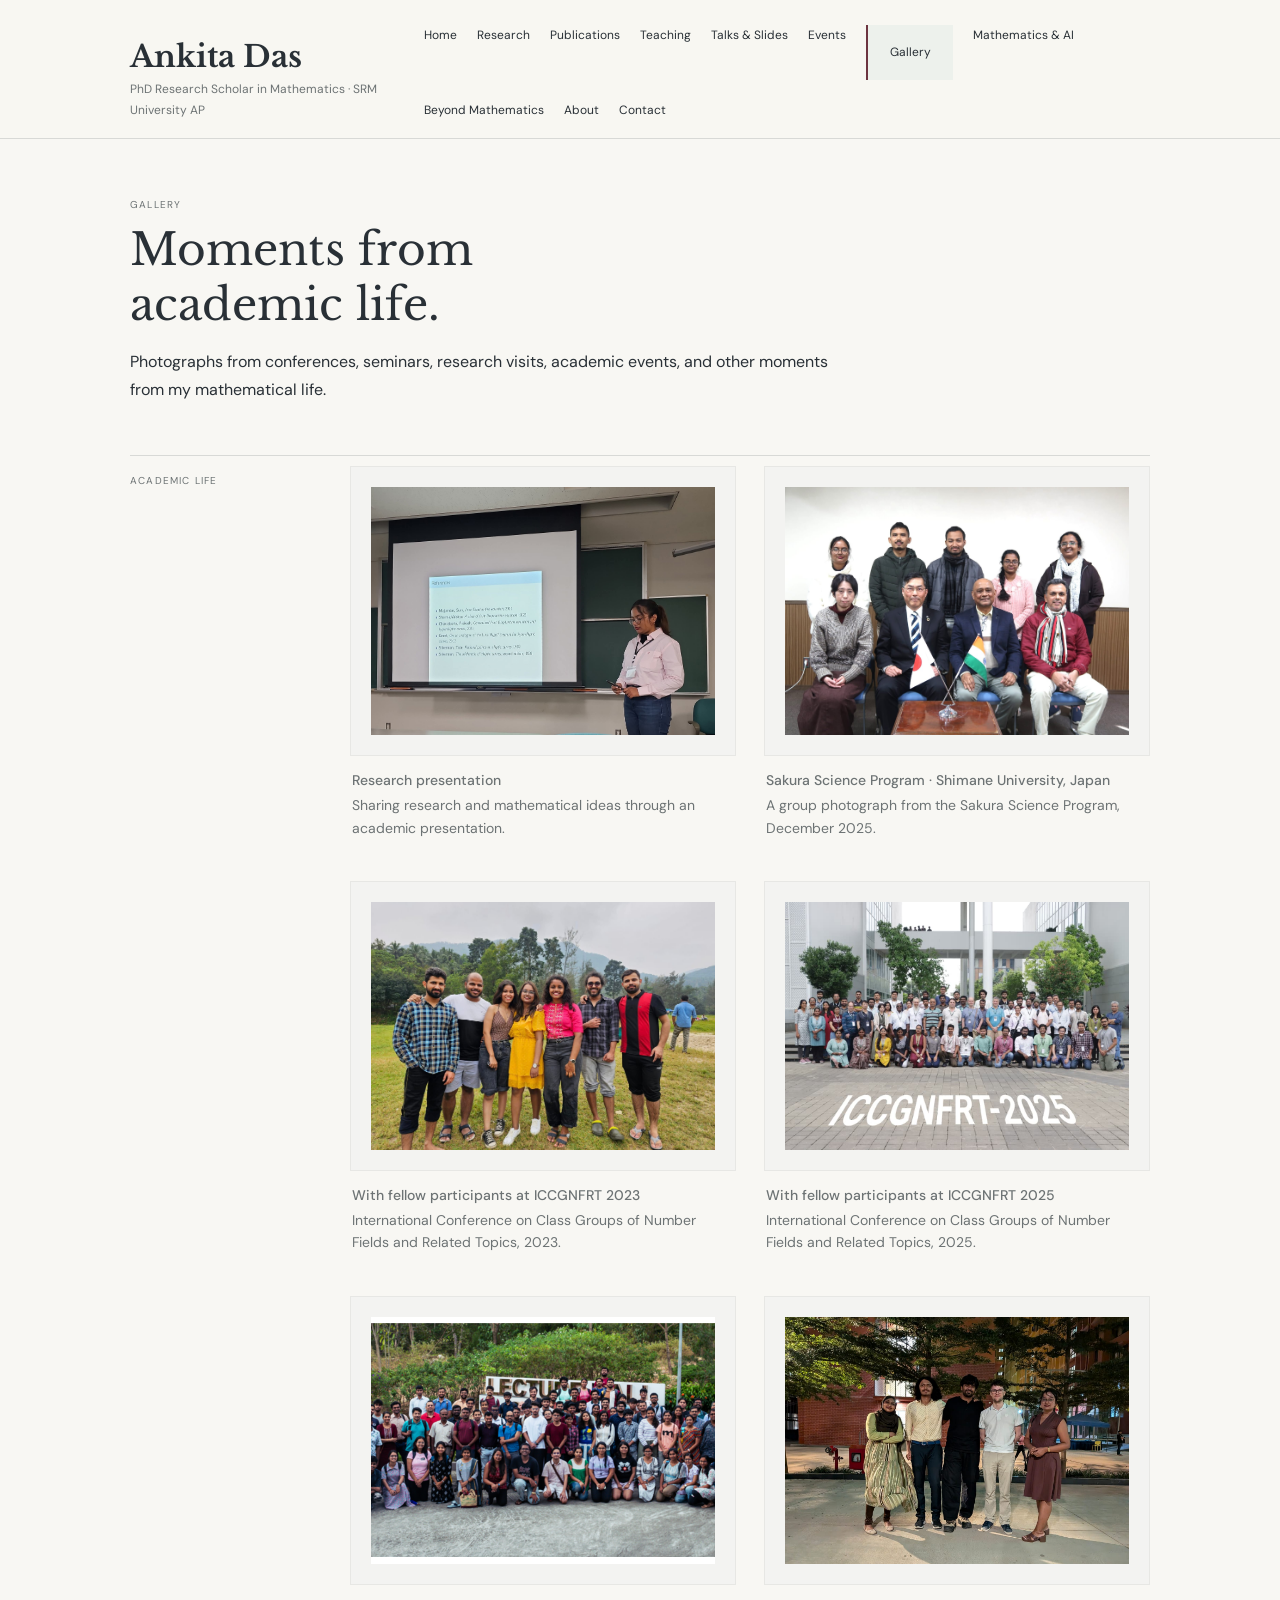
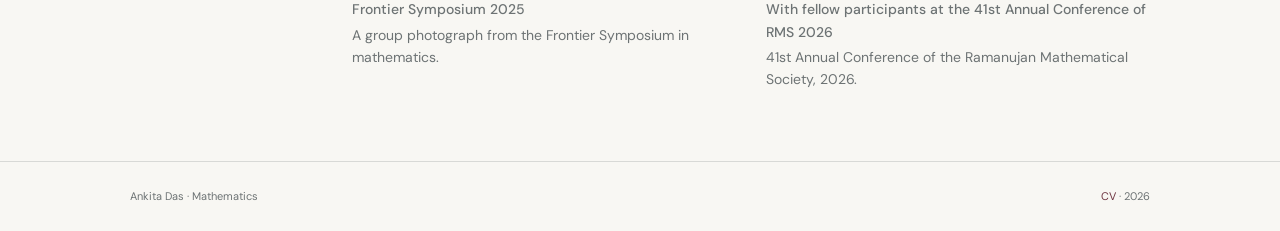
<file: gallery.html>
<!doctype html>
<html lang="en">

<head>

  <meta charset="utf-8">
  <meta name="viewport" content="width=device-width, initial-scale=1">

  <meta name="description"
        content="Gallery of academic events, conferences, research visits, and moments from the mathematical life of Ankita Das.">

  <title>Gallery — Ankita Das</title>

  <link rel="stylesheet" href="styles.css">


  <style>

    /* ========================================
       GALLERY
       ======================================== */

    .gallery-section {
      padding: 10px 0 70px;
    }

    .gallery-grid {
      display: grid;
      grid-template-columns: repeat(2, minmax(0, 1fr));
      gap: 42px 28px;
      width: 100%;
    }

    .gallery-item {
      margin: 0;
      min-width: 0;
    }

    .gallery-frame {
      width: 100%;
      aspect-ratio: 4 / 3;
      overflow: hidden;
      background: #f3f3f1;
      border: 1px solid #e7e7e4;
    }

    .gallery-frame img {
      display: block;
      width: 100%;
      height: 100%;
      object-fit: cover;
      transition: transform 0.35s ease;
    }

    .gallery-item:hover .gallery-frame img {
      transform: scale(1.015);
    }

    .gallery-caption {
      margin-top: 13px;
      padding-left: 2px;
      color: var(--muted);
      font-size: 14px;
      line-height: 1.6;
    }

    .gallery-caption strong {
      display: block;
      margin-bottom: 3px;
      color: var(--text);
      font-weight: 500;
    }


    /* ========================================
       FEATURE IMAGE
       ======================================== */

    .gallery-item.featured {
      grid-column: 1 / -1;
    }

    .gallery-item.featured .gallery-frame {
      aspect-ratio: 16 / 9;
    }


    /* ========================================
       RESPONSIVE
       ======================================== */

    @media (max-width: 760px) {

      .gallery-section {
        padding-bottom: 50px;
      }

      .gallery-grid {
        grid-template-columns: 1fr;
        gap: 34px;
      }

      .gallery-item.featured {
        grid-column: auto;
      }

      .gallery-frame,
      .gallery-item.featured .gallery-frame {
        aspect-ratio: 4 / 3;
      }

      .gallery-caption {
        font-size: 13.5px;
        line-height: 1.55;
      }

    }

  </style>

</head>


<body>


<header>

  <div class="container header-inner">

    <div>

      <a class="name" href="index.html">
        Ankita Das
      </a>

      <div class="affiliation">
        PhD Research Scholar in Mathematics · SRM University AP
      </div>

    </div>


    <nav aria-label="Main navigation">

      <a href="index.html">Home</a>
      <a href="research.html">Research</a>
      <a href="publications.html">Publications</a>
      <a href="teaching.html">Teaching</a>
      <a href="talks.html">Talks &amp; Slides</a>
      <a href="events.html">Events</a>
      <a href="gallery.html" class="current">Gallery</a>
      <a href="mathematics-ai.html">Mathematics &amp; AI</a>
      <a href="beyond.html">Beyond Mathematics</a>
      <a href="about.html">About</a>
      <a href="contact.html">Contact</a>

    </nav>

  </div>

</header>


<main class="container">


  <!-- ========================================
       INTRODUCTION
       ======================================== -->

  <div class="page-intro">

    <div class="label">
      GALLERY
    </div>

    <h1>
      Moments from<br>
      academic life.
    </h1>

    <p>
      Photographs from conferences, seminars, research visits,
      academic events, and other moments from my mathematical life.
    </p>

  </div>


  <!-- ========================================
       ACADEMIC LIFE
       ======================================== -->

  <section class="gallery-section">

    <div class="two-col">

      <div class="side-label">
        Academic life
      </div>


      <div class="gallery-grid">


        <!-- ==================================
             PHOTO 1
        =================================== -->

        <figure class="gallery-item">

          <div class="gallery-frame">

            <img
              src="assets/research-presentation.jpg"
              alt="Giving a research presentation in Shimane University, Japan"
              loading="lazy"
            >

          </div>

          <figcaption class="gallery-caption">

            <strong>Research presentation</strong>

            Sharing research and mathematical ideas
            through an academic presentation.

          </figcaption>

        </figure>


        <!-- ==================================
             PHOTO 2
        =================================== -->

        <figure class="gallery-item">

          <div class="gallery-frame">

            <img
              src="assets/sakura-science-shimane.jpg"
              alt="Group photograph during the Sakura Science Program at Shimane University, Japan"
              loading="lazy"
            >

          </div>

          <figcaption class="gallery-caption">

            <strong>Sakura Science Program · Shimane University, Japan</strong>

            A group photograph from the Sakura Science Program,
            December 2025.

          </figcaption>

        </figure>


        <!-- ==================================
             PHOTO 3
        =================================== -->

        <figure class="gallery-item">

          <div class="gallery-frame">

            <img
              src="assets/iccgnfrt-2023.jpg"
              alt="With fellow participants at ICCGNFRT 2023"
              loading="lazy"
            >

          </div>

          <figcaption class="gallery-caption">

            <strong>With fellow participants at ICCGNFRT 2023</strong>

            International Conference on Class Groups of Number Fields
            and Related Topics, 2023.

          </figcaption>

        </figure>


        <!-- ==================================
             PHOTO 4
        =================================== -->
        <figure class="gallery-item">

          <div class="gallery-frame">

            <img
              src="assets/iccgnfrt-2025.jpg"
              alt="With fellow participants at ICCGNFRT 2025"
              loading="lazy"
            >

          </div>

          <figcaption class="gallery-caption">

            <strong>With fellow participants at ICCGNFRT 2025</strong>

            International Conference on Class Groups of Number Fields
            and Related Topics, 2025.

          </figcaption>

        </figure>

         <!-- ==================================
             PHOTO 5
        =================================== -->

        <figure class="gallery-item">

          <div class="gallery-frame">

            <img
              src="assets/frontier-symposium-2025.jpg"
              alt="Group photograph from Frontier Symposium 2025, IISER Thiruvananthapuram"
              loading="lazy"
            >

          </div>

          <figcaption class="gallery-caption">

            <strong>Frontier Symposium 2025</strong>

            A group photograph from the Frontier Symposium
            in mathematics.

          </figcaption>

        </figure>


        <!-- ==================================
             PHOTO 6
        =================================== -->

        <figure class="gallery-item">

          <div class="gallery-frame">

            <img
              src="assets/rms-conference-2026.jpg"
              alt="With fellow participants at the 41st Annual Conference of RMS 2026"
              loading="lazy"
            >

          </div>

          <figcaption class="gallery-caption">

            <strong>With fellow participants at the 41st Annual Conference of RMS 2026</strong>

            41st Annual Conference of the Ramanujan Mathematical
            Society, 2026.

          </figcaption>

        </figure>


      </div>

    </div>

  </section>


</main>


<footer>

  <div class="container footer-inner">

    <span>
      Ankita Das · Mathematics
    </span>

    <span>
      <a href="cv.html">CV</a> · 2026
    </span>

  </div>

</footer>


</body>

</html>
</file>
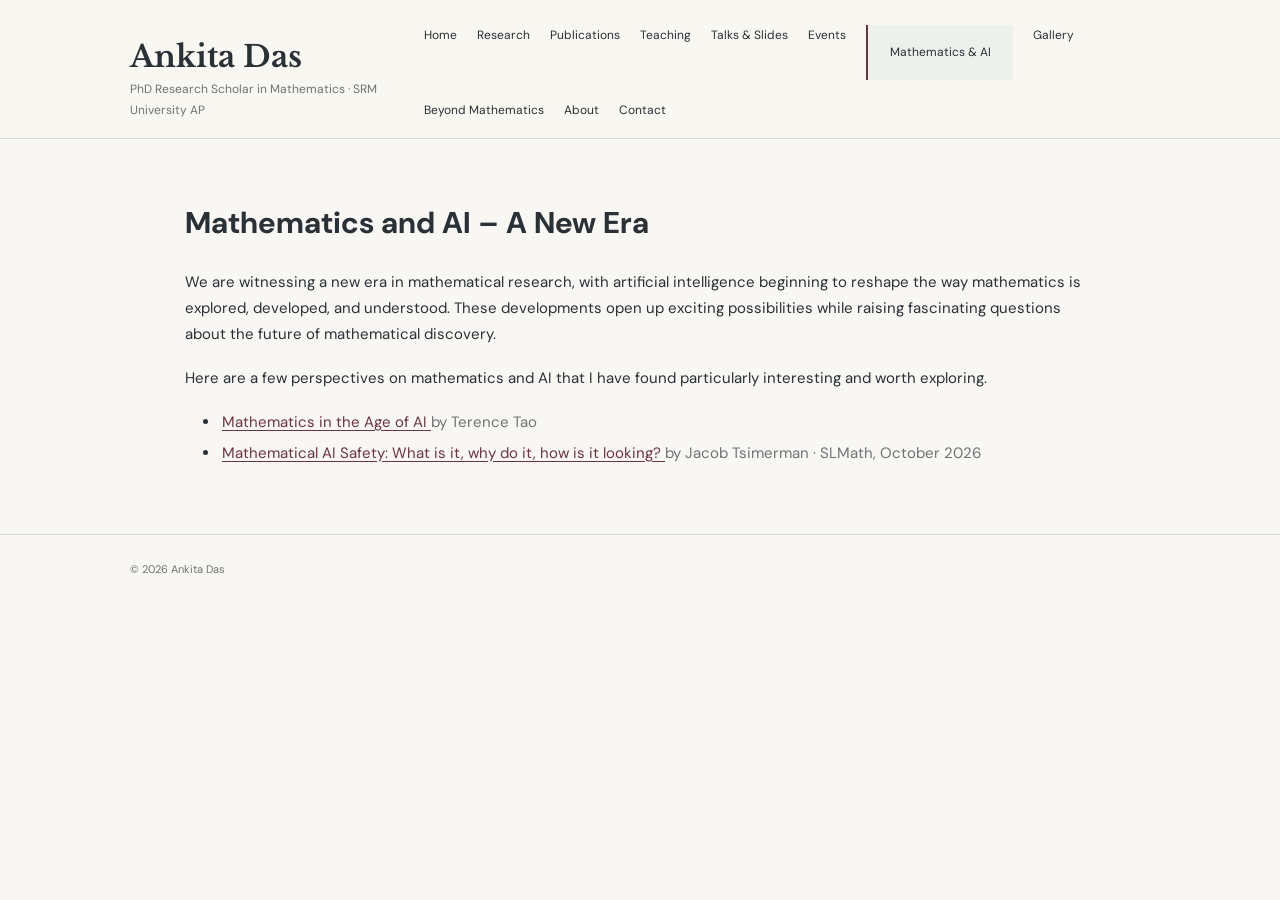
<file: mathematics-ai.html>
<!doctype html>
<html lang="en">

<head>
  <meta charset="utf-8">
  <meta name="viewport" content="width=device-width, initial-scale=1">

  <meta name="description"
        content="Selected reading and lectures on mathematics and artificial intelligence, curated by Ankita Das.">

  <title>Mathematics &amp; AI — Ankita Das</title>

  <link rel="stylesheet" href="styles.css">

 
<style>
  /* Mathematics & AI page */

  .ai-main {
    max-width: 910px;
    margin: 0 auto;
    padding: 58px 0 64px;
  }

  .ai-main h1 {
    margin: 0 0 20px;
  }

  .ai-main p {
    max-width: 900px;
    margin: 0 0 17px;
    line-height: 1.75;
  }

  .ai-main ul {
    margin: 18px 0 0;
    padding-left: 35px;
    line-height: 1.85;
  }

  .ai-main li {
    padding-left: 2px;
    margin-bottom: 3px;
  }

  .ai-main a {
    color: var(--link);
    text-decoration: underline;
    text-underline-offset: 3px;
  }

  .ai-main a:hover {
    color: var(--accent);
  }

  .resource-note {
    color: var(--muted);
    font-weight: 400;
  }

  @media (max-width: 960px) {
    .ai-main {
      width: calc(100% - 48px);
      padding: 44px 0 50px;
    }
  }

  @media (max-width: 600px) {
    .ai-main {
      width: calc(100% - 40px);
      padding: 36px 0 42px;
    }
  }
</style>

</head>

<body>

<header>
  <div class="container header-inner">

    <div>
      <a class="name" href="index.html">Ankita Das</a>

      <div class="affiliation">
        PhD Research Scholar in Mathematics · SRM University AP
      </div>
    </div>

    <nav aria-label="Main navigation">
      <a href="index.html">Home</a>
      <a href="research.html">Research</a>
      <a href="publications.html">Publications</a>
      <a href="teaching.html">Teaching</a>
      <a href="talks.html">Talks &amp; Slides</a>
      <a href="events.html">Events</a>
      <a href="mathematics-ai.html" class="current">Mathematics &amp; AI</a>
      <a href="gallery.html">Gallery</a>
      <a href="beyond.html">Beyond Mathematics</a>
      <a href="about.html">About</a>
      <a href="contact.html">Contact</a>
    </nav>

  </div>
</header>

<main class="ai-main">

  <h1>Mathematics and AI – A New Era</h1>

  <p>
    We are witnessing a new era in mathematical research, with
    artificial intelligence beginning to reshape the way
    mathematics is explored, developed, and understood. These
    developments open up exciting possibilities while raising
    fascinating questions about the future of mathematical
    discovery.
  </p>

  <p>
    Here are a few perspectives on mathematics and AI that I
    have found particularly interesting and worth exploring.
  </p>

  <ul>

    <li>
      <a href="https://arxiv.org/abs/2608.16753"
         target="_blank"
         rel="noopener">
        Mathematics in the Age of AI
      </a>
      <span class="resource-note"> by Terence Tao</span>
    </li>

    <li>
      <a href="https://vimeo.com/vmath/2026-oct-tsimerman"
         target="_blank"
         rel="noopener">
        Mathematical AI Safety: What is it, why do it, how is it looking?
      </a>
      <span class="resource-note">
        by Jacob Tsimerman · SLMath, October 2026
      </span>
    </li>

  </ul>

</main>

<footer>
  <div class="container footer-inner">
    © 2026 Ankita Das
  </div>
</footer>

</body>
</html>
</file>
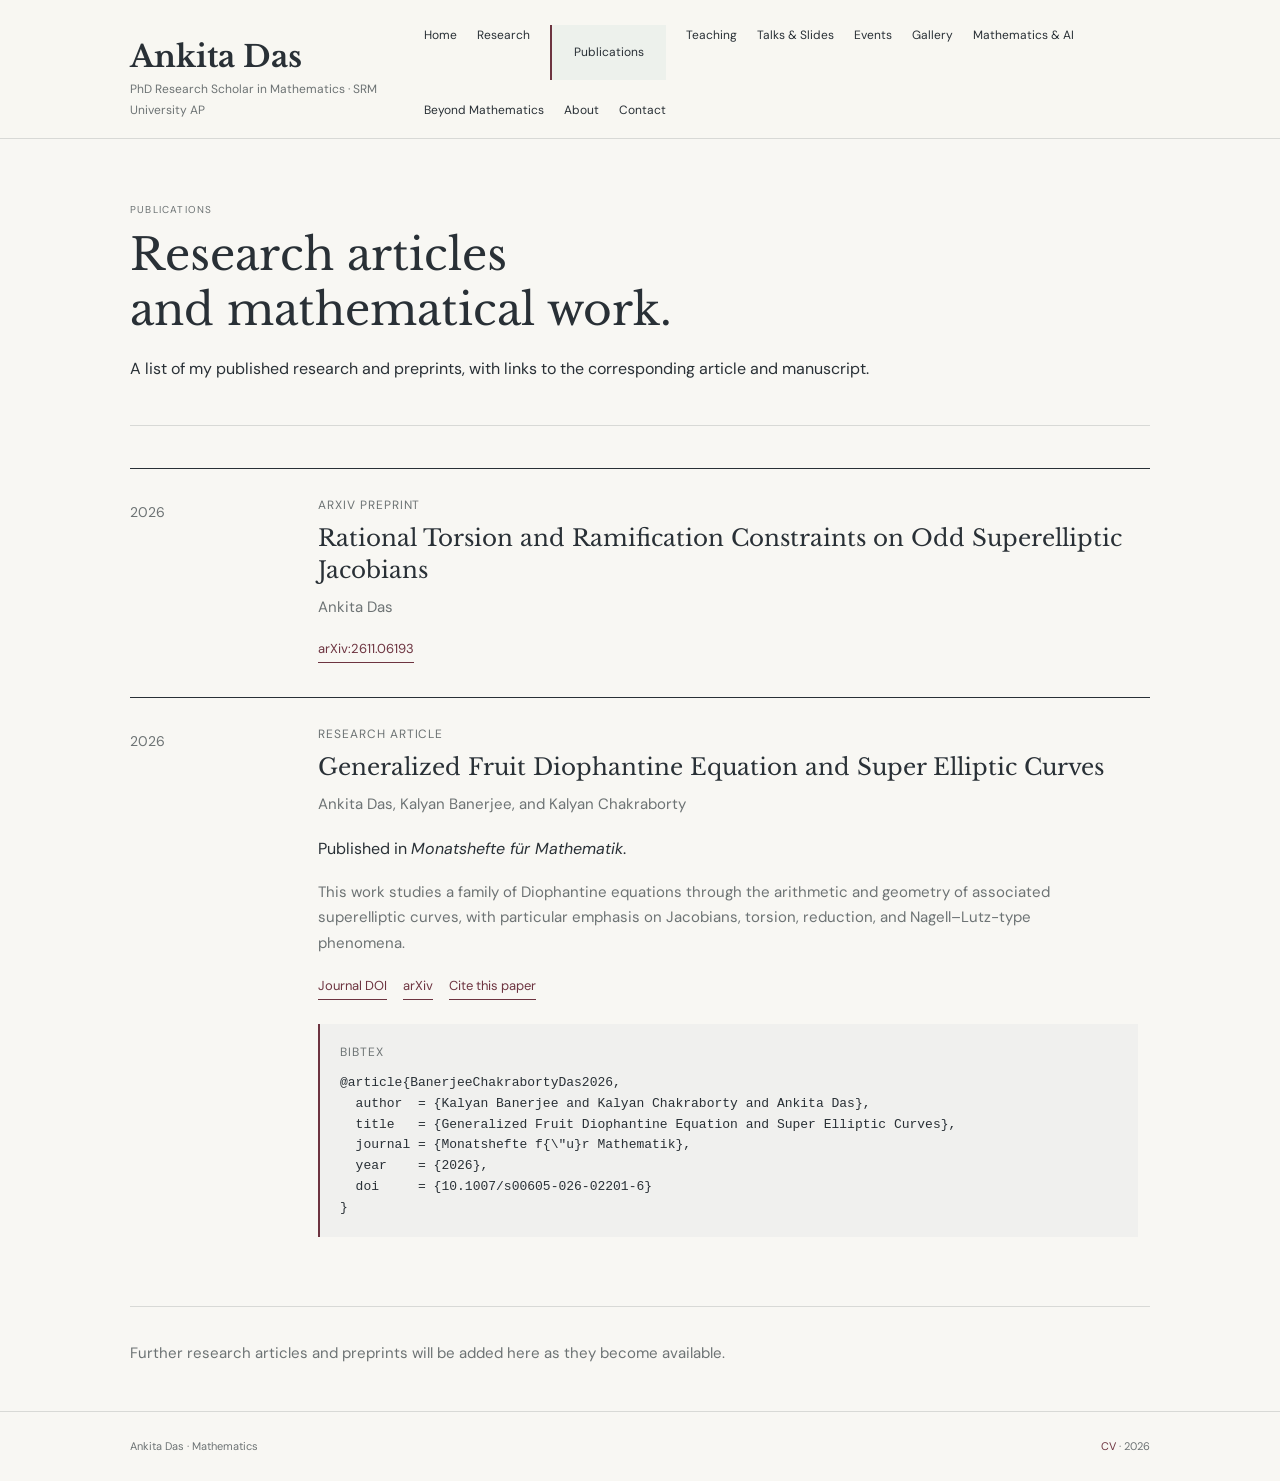
<file: publications.html>
<!doctype html>
<html lang="en">

<head>
  <meta charset="utf-8">
  <meta name="viewport" content="width=device-width, initial-scale=1">

  <meta name="description"
        content="Research publications and preprints by Ankita Das.">

  <title>Publications — Ankita Das</title>

  <link rel="stylesheet" href="styles.css">

  <style>
    /* PUBLICATIONS PAGE */

    .publications-page .page-intro {
      padding: 62px 0 42px;
      border-bottom: 1px solid var(--rule);
    }

    .publications-page .page-intro h1 {
      margin: 0 0 18px;
      max-width: 850px;
    }

    .publications-page .page-intro p {
      max-width: 760px;
      margin: 0;
    }

    /* PUBLICATION LIST */

    .publications-section {
      padding: 42px 0 35px;
    }

    .publication-entry {
      display: grid;
      grid-template-columns: 150px 1fr;
      gap: 38px;
      padding: 28px 0 34px;
      border-top: 1px solid var(--ink);
    }

    .publication-year {
      font-size: 14px;
      color: var(--muted);
      padding-top: 3px;
    }

    .publication-content {
      max-width: 850px;
    }

    .publication-status {
      margin-bottom: 8px;
      font-size: 12px;
      line-height: 1.4;
      letter-spacing: .08em;
      text-transform: uppercase;
      color: var(--muted);
    }

    .publication-content h2 {
      margin: 0 0 9px;
      font-family: "Libre Baskerville", Georgia, serif;
      font-size: 23px;
      line-height: 1.4;
      font-weight: 400;
    }

    .publication-authors {
      margin: 0 0 17px;
      color: var(--muted);
      font-size: 15px;
    }

    .publication-journal {
      margin: 0 0 17px;
      font-size: 16px;
    }

    .publication-description {
      max-width: 780px;
      margin: 0 0 18px;
      color: var(--muted);
    }

    .publication-links {
      display: flex;
      gap: 16px;
      align-items: center;
      flex-wrap: wrap;
    }

    .publication-links a {
      font-size: 13px;
      color: var(--link);
      text-decoration: none;
      border-bottom: 1px solid currentColor;
      padding-bottom: 2px;
    }

    .publication-links a:hover {
      color: var(--ink);
    }

    /* NOTE */

    .publication-note {
      padding: 34px 0 45px;
      border-top: 1px solid var(--rule);
    }

    .publication-note p {
      max-width: 780px;
      margin: 0;
      color: var(--muted);
    }

    /* MOBILE */

    @media (max-width: 760px) {

      .publications-page .page-intro {
        padding: 45px 0 32px;
      }

      .publication-entry {
        grid-template-columns: 1fr;
        gap: 8px;
        padding: 23px 0 28px;
      }

      .publication-content h2 {
        font-size: 20px;
      }

      .publications-section {
        padding-top: 32px;
      }

    }

    /* CITATION BOX */

    .citation-box {
      margin-top: 24px;
      padding: 18px 20px;
      border-left: 2px solid var(--link);
      background: rgba(48, 80, 95, 0.04);
      max-width: 820px;
      scroll-margin-top: 30px;
    }

    .citation-heading {
      margin-bottom: 10px;
      font-size: 12px;
      letter-spacing: .08em;
      text-transform: uppercase;
      color: var(--muted);
    }

    .citation-box pre {
      margin: 0;
      white-space: pre-wrap;
      overflow-x: auto;
      font-family: "SFMono-Regular", Consolas, monospace;
      font-size: 13px;
      line-height: 1.6;
      color: var(--ink);
    }

  </style>
</head>


<body>

<header>

  <div class="container header-inner">

    <div>
      <a class="name" href="index.html">Ankita Das</a>

      <div class="affiliation">
        PhD Research Scholar in Mathematics · SRM University AP
      </div>
    </div>

    <nav>

      <a href="index.html">Home</a>
      <a href="research.html">Research</a>
      <a href="publications.html" class="current">Publications</a>
      <a href="teaching.html">Teaching</a>
      <a href="talks.html">Talks &amp; Slides</a>
      <a href="events.html">Events</a>
      <a href="gallery.html">Gallery</a>
      <a href="mathematics-ai.html">Mathematics &amp; AI</a>
      <a href="beyond.html">Beyond Mathematics</a>
      <a href="about.html">About</a>
      <a href="contact.html">Contact</a>

    </nav>

  </div>

</header>


<main class="container publications-page">


  <!-- INTRODUCTION -->

  <section class="page-intro">

    <div class="label">PUBLICATIONS</div>

    <h1>
      Research articles<br>
      and mathematical work.
    </h1>

    <p>
      A list of my published research and preprints, with links to
      the corresponding article and manuscript.
    </p>

  </section>


  <!-- PUBLICATIONS AND PREPRINTS -->

  <section class="publications-section">


    <!-- PREPRINT -->

    <article class="publication-entry">

      <div class="publication-year">
        2026
      </div>

      <div class="publication-content">

        <div class="publication-status">
          arXiv Preprint
        </div>

        <h2>
          Rational Torsion and Ramification Constraints on Odd
          Superelliptic Jacobians
        </h2>

        <p class="publication-authors">
          Ankita Das
        </p>

        <div class="publication-links">

          <a
            href="https://arxiv.org/abs/2611.06193"
            target="_blank"
            rel="noopener">
            arXiv:2611.06193
          </a>

        </div>

      </div>

    </article>


    <!-- PUBLISHED RESEARCH ARTICLE -->

    <article class="publication-entry">

      <div class="publication-year">
        2026
      </div>

      <div class="publication-content">

        <div class="publication-status">
          Research Article
        </div>

        <h2>
          Generalized Fruit Diophantine Equation and Super Elliptic Curves
        </h2>

        <p class="publication-authors">
          Ankita Das, Kalyan Banerjee, and Kalyan Chakraborty
        </p>

        <p class="publication-journal">
          Published in <em>Monatshefte für Mathematik</em>.
        </p>

        <p class="publication-description">
          This work studies a family of Diophantine equations through
          the arithmetic and geometry of associated superelliptic
          curves, with particular emphasis on Jacobians, torsion,
          reduction, and Nagell–Lutz-type phenomena.
        </p>

        <div class="publication-links">

          <a
            href="https://doi.org/10.1007/s00605-026-02201-6"
            target="_blank"
            rel="noopener">
            Journal DOI
          </a>

          <a
            href="https://arxiv.org/abs/2602.01001"
            target="_blank"
            rel="noopener">
            arXiv
          </a>

          <a href="#citation">
            Cite this paper
          </a>

        </div>


        <div id="citation" class="citation-box">

          <div class="citation-heading">
            BibTeX
          </div>

          <pre>@article{BanerjeeChakrabortyDas2026,
  author  = {Kalyan Banerjee and Kalyan Chakraborty and Ankita Das},
  title   = {Generalized Fruit Diophantine Equation and Super Elliptic Curves},
  journal = {Monatshefte f{\"u}r Mathematik},
  year    = {2026},
  doi     = {10.1007/s00605-026-02201-6}
}</pre>

        </div>

      </div>

    </article>


  </section>


  <!-- CLOSING NOTE -->

  <section class="publication-note">

    <p>
      Further research articles and preprints will be added here as
      they become available.
    </p>

  </section>


</main>


<footer>

  <div class="container footer-inner">

    <span>
      Ankita Das · Mathematics
    </span>

    <span>
      <a href="cv.html">CV</a> · 2026
    </span>

  </div>

</footer>


</body>
</html>
</file>
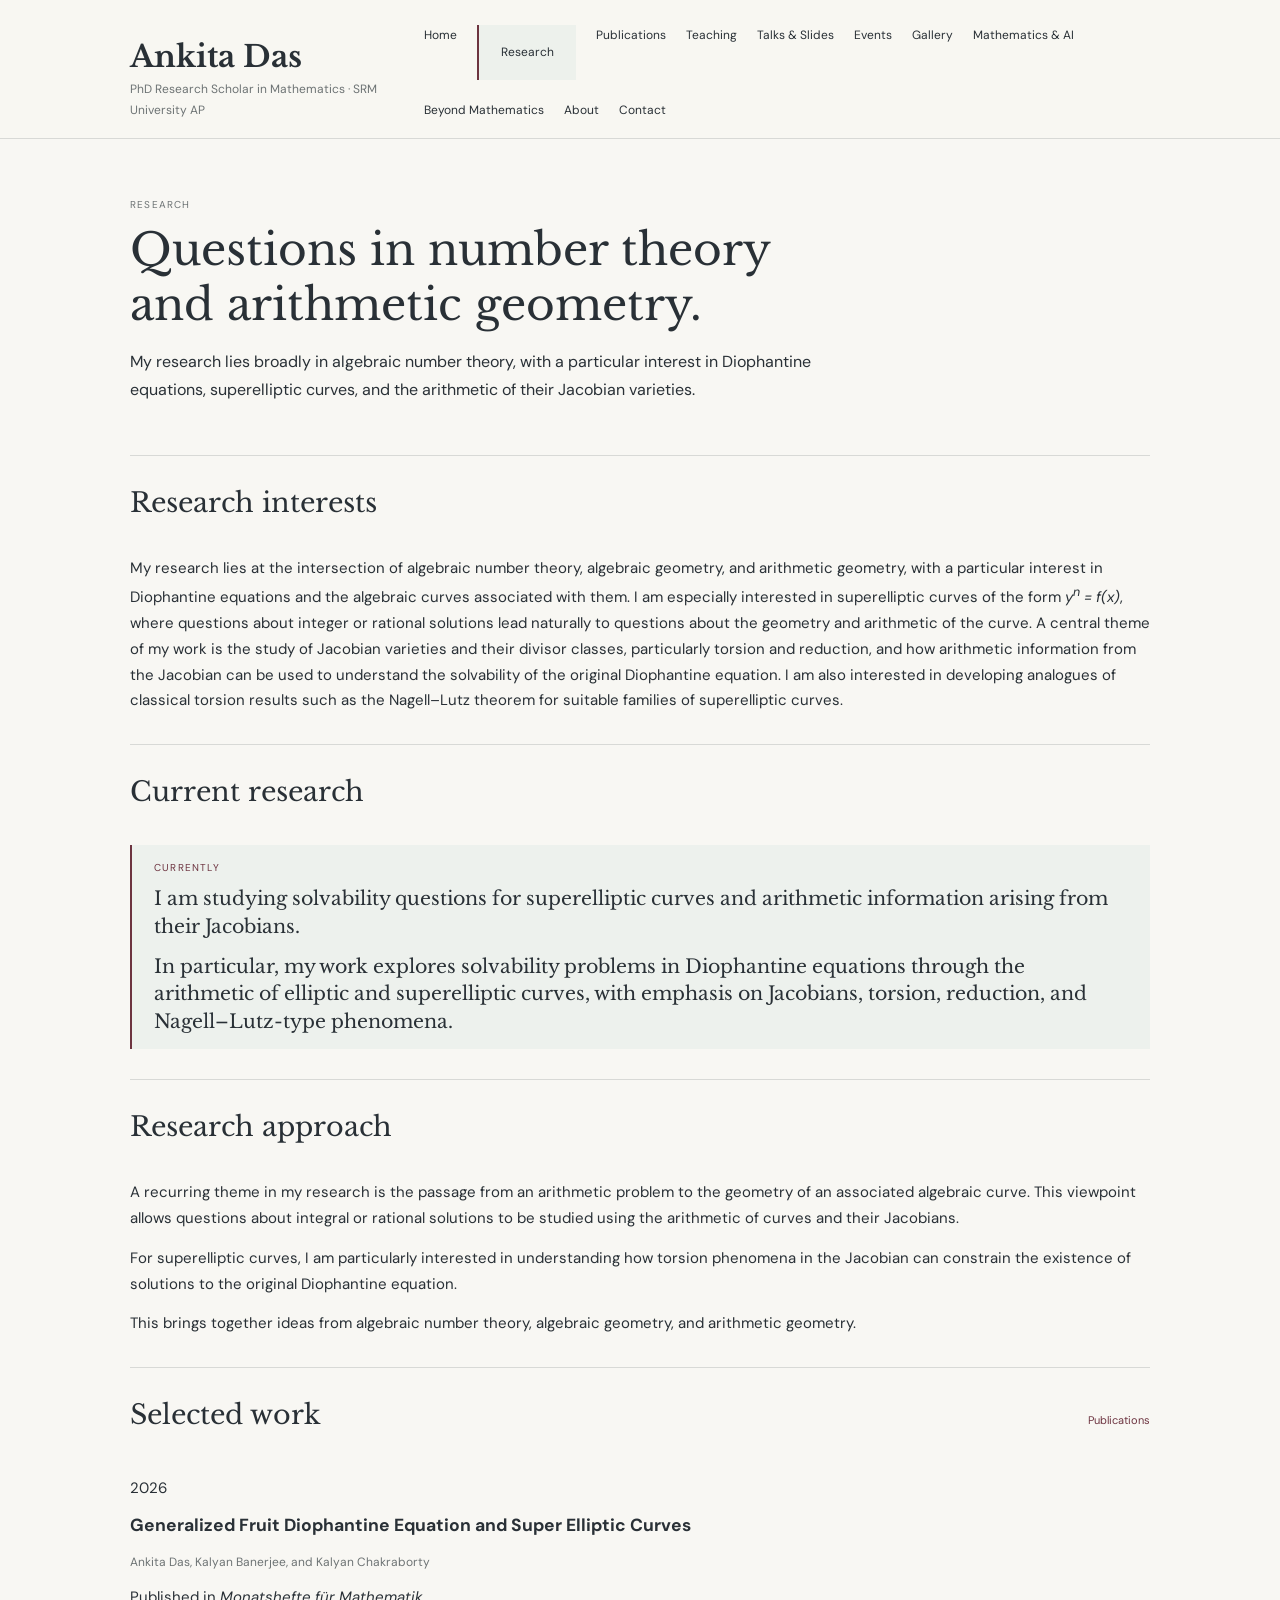
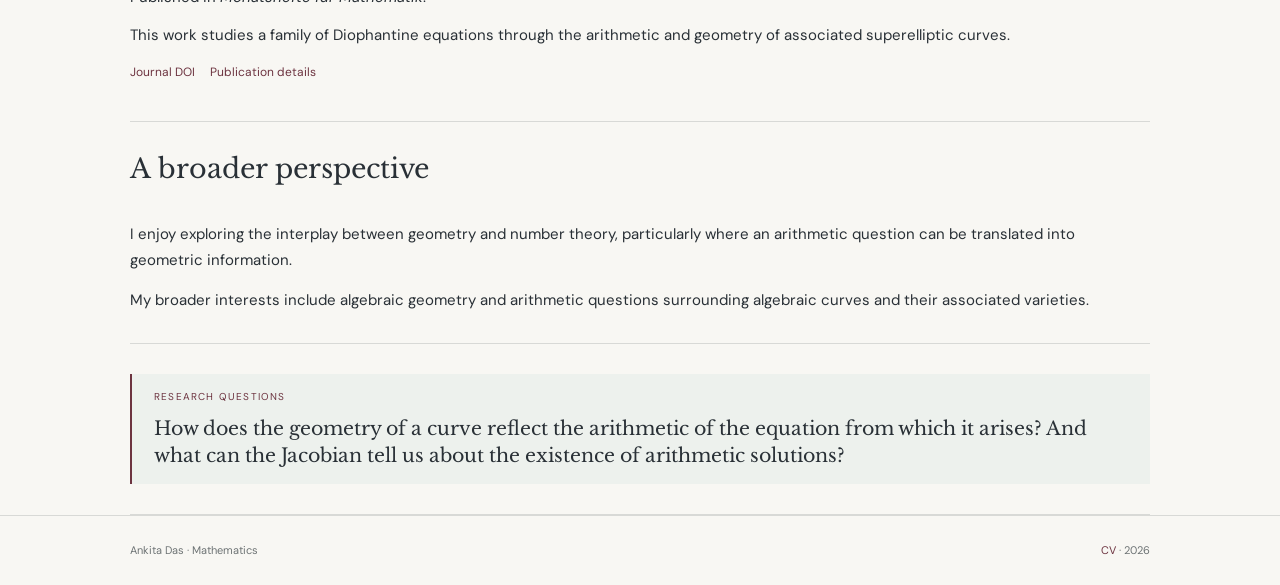
<file: research.html>
<!doctype html>
<html lang="en">

<head>
  <meta charset="utf-8">
  <meta name="viewport" content="width=device-width, initial-scale=1">

  <meta name="description"
        content="Research of Ankita Das in algebraic number theory, Diophantine equations, superelliptic curves, and Jacobian varieties.">

  <title>Research — Ankita Das</title>

  <link rel="stylesheet" href="styles.css">
  <style>
  /* Research page: tighter vertical rhythm */

  .research-page .home-section {
    padding-top: 30px;
    padding-bottom: 30px;
  }

  .research-page .home-section:first-child {
    padding-top: 0;
  }

  .research-page .home-section-head {
    margin-bottom: 18px;
  }

  .research-page .research-text p {
    margin-top: 0;
    margin-bottom: 14px;
  }

  .research-page .research-text p:last-child {
    margin-bottom: 0;
  }

  .research-page .current {
    padding-top: 14px;
    padding-bottom: 14px;
  }

  .research-page .current p {
    margin-top: 0;
    margin-bottom: 12px;
  }

  .research-page .current p:last-child {
    margin-bottom: 0;
  }

  .research-page .publication {
    padding-top: 8px;
    padding-bottom: 8px;
  }

  .research-page .publication h3 {
    margin-top: 8px;
    margin-bottom: 12px;
  }

  .research-page .publication p {
    margin-top: 0;
    margin-bottom: 12px;
  }

  .research-page .publication p:last-of-type {
    margin-bottom: 14px;
  }

  .research-page .links {
    margin-top: 8px;
  }

  .research-page .research-question {
    padding-top: 30px;
    padding-bottom: 30px;
  }
</style>
</head>

<body>

<header>
  <div class="container header-inner">

    <div>
      <a class="name" href="index.html">Ankita Das</a>

      <div class="affiliation">
        PhD Research Scholar in Mathematics · SRM University AP
      </div>
    </div>

    <nav>
      <a href="index.html">Home</a>
      <a class="current" href="research.html">Research</a>
      <a href="publications.html">Publications</a>
      <a href="teaching.html">Teaching</a>
      <a href="talks.html">Talks &amp; Slides</a>
      <a href="events.html">Events</a>
      <a href="gallery.html">Gallery</a>
      <a href="mathematics-ai.html">Mathematics &amp; AI</a>
      <a href="beyond.html">Beyond Mathematics</a>
      <a href="about.html">About</a>
      <a href="contact.html">Contact</a>
    </nav>

  </div>
</header>


<main class="container research-page">

  <!-- INTRODUCTION -->

  <section class="page-intro">

    <div class="label">Research</div>

    <h1>
      Questions in number theory<br>
      and arithmetic geometry.
    </h1>

    <p>
      My research lies broadly in algebraic number theory, with a particular
      interest in Diophantine equations, superelliptic curves, and the
      arithmetic of their Jacobian varieties.
    </p>

  </section>


  <!-- RESEARCH INTERESTS -->

  <section class="home-section">

    <div class="home-section-head">
      <h2>Research interests</h2>
    </div>

    <div class="research-text">

      <p>
        My research lies at the intersection of algebraic number theory,
        algebraic geometry, and arithmetic geometry, with a particular
        interest in Diophantine equations and the algebraic curves associated
        with them. I am especially interested in superelliptic curves of the
        form <em>y<sup>n</sup> = f(x)</em>, where questions about integer or
        rational solutions lead naturally to questions about the geometry and
        arithmetic of the curve. A central theme of my work is the study of
        Jacobian varieties and their divisor classes, particularly torsion and
        reduction, and how arithmetic information from the Jacobian can be
        used to understand the solvability of the original Diophantine
        equation. I am also interested in developing analogues of classical
        torsion results such as the Nagell–Lutz theorem for suitable families
        of superelliptic curves.
      </p>

    </div>

  </section>


  <!-- CURRENT RESEARCH -->

  <section class="home-section">

    <div class="home-section-head">
      <h2>Current research</h2>
    </div>

    <div class="current">

      <div class="label">Currently</div>

      <p>
        I am studying solvability questions for superelliptic curves and
        arithmetic information arising from their Jacobians.
      </p>

      <p>
        In particular, my work explores solvability problems in Diophantine
        equations through the arithmetic of elliptic and superelliptic
        curves, with emphasis on Jacobians, torsion, reduction, and
        Nagell–Lutz-type phenomena.
      </p>

    </div>

  </section>


  <!-- RESEARCH APPROACH -->

  <section class="home-section">

    <div class="home-section-head">
      <h2>Research approach</h2>
    </div>

    <div class="research-text">

      <p>
        A recurring theme in my research is the passage from an arithmetic
        problem to the geometry of an associated algebraic curve. This
        viewpoint allows questions about integral or rational solutions to be
        studied using the arithmetic of curves and their Jacobians.
      </p>

      <p>
        For superelliptic curves, I am particularly interested in understanding
        how torsion phenomena in the Jacobian can constrain the existence of
        solutions to the original Diophantine equation.
      </p>

      <p>
        This brings together ideas from algebraic number theory, algebraic
        geometry, and arithmetic geometry.
      </p>

    </div>

  </section>


  <!-- SELECTED WORK -->

  <section class="home-section">

    <div class="home-section-head">

      <h2>Selected work</h2>

      <a class="more" href="publications.html">
        Publications
      </a>

    </div>


    <div class="publication">

      <div class="publication-year">
        2026
      </div>

      <div>

        <h3>
          Generalized Fruit Diophantine Equation and Super Elliptic Curves
        </h3>

        <p class="meta">
          Ankita Das, Kalyan Banerjee, and Kalyan Chakraborty
        </p>

        <p>
          Published in <em>Monatshefte für Mathematik</em>.
        </p>

        <p>
          This work studies a family of Diophantine equations through the
          arithmetic and geometry of associated superelliptic curves.
        </p>

        <div class="links">

          <a href="https://doi.org/10.1007/s00605-026-02201-6"
             target="_blank"
             rel="noopener">
            Journal DOI
          </a>

          <a href="publications.html">
            Publication details
          </a>

        </div>

      </div>

    </div>

  </section>


  <!-- BROADER PERSPECTIVE -->

  <section class="home-section">

    <div class="home-section-head">
      <h2>A broader perspective</h2>
    </div>

    <div class="research-text">

      <p>
        I enjoy exploring the interplay between geometry and number theory,
        particularly where an arithmetic question can be translated into
        geometric information.
      </p>

      <p>
        My broader interests include algebraic geometry and arithmetic
        questions surrounding algebraic curves and their associated
        varieties.
      </p>

    </div>

  </section>


  <!-- RESEARCH QUESTIONS -->

  <section class="home-section">

    <div class="current">

      <div class="label">
        Research questions
      </div>

      <p>
        How does the geometry of a curve reflect the arithmetic of the
        equation from which it arises? And what can the Jacobian tell us
        about the existence of arithmetic solutions?
      </p>

    </div>

  </section>

</main>


<footer>

  <div class="container footer-inner">

    <span>
      Ankita Das · Mathematics
    </span>

    <span>
      <a href="cv.html">CV</a> · 2026
    </span>

  </div>

</footer>

</body>
</html>
</file>
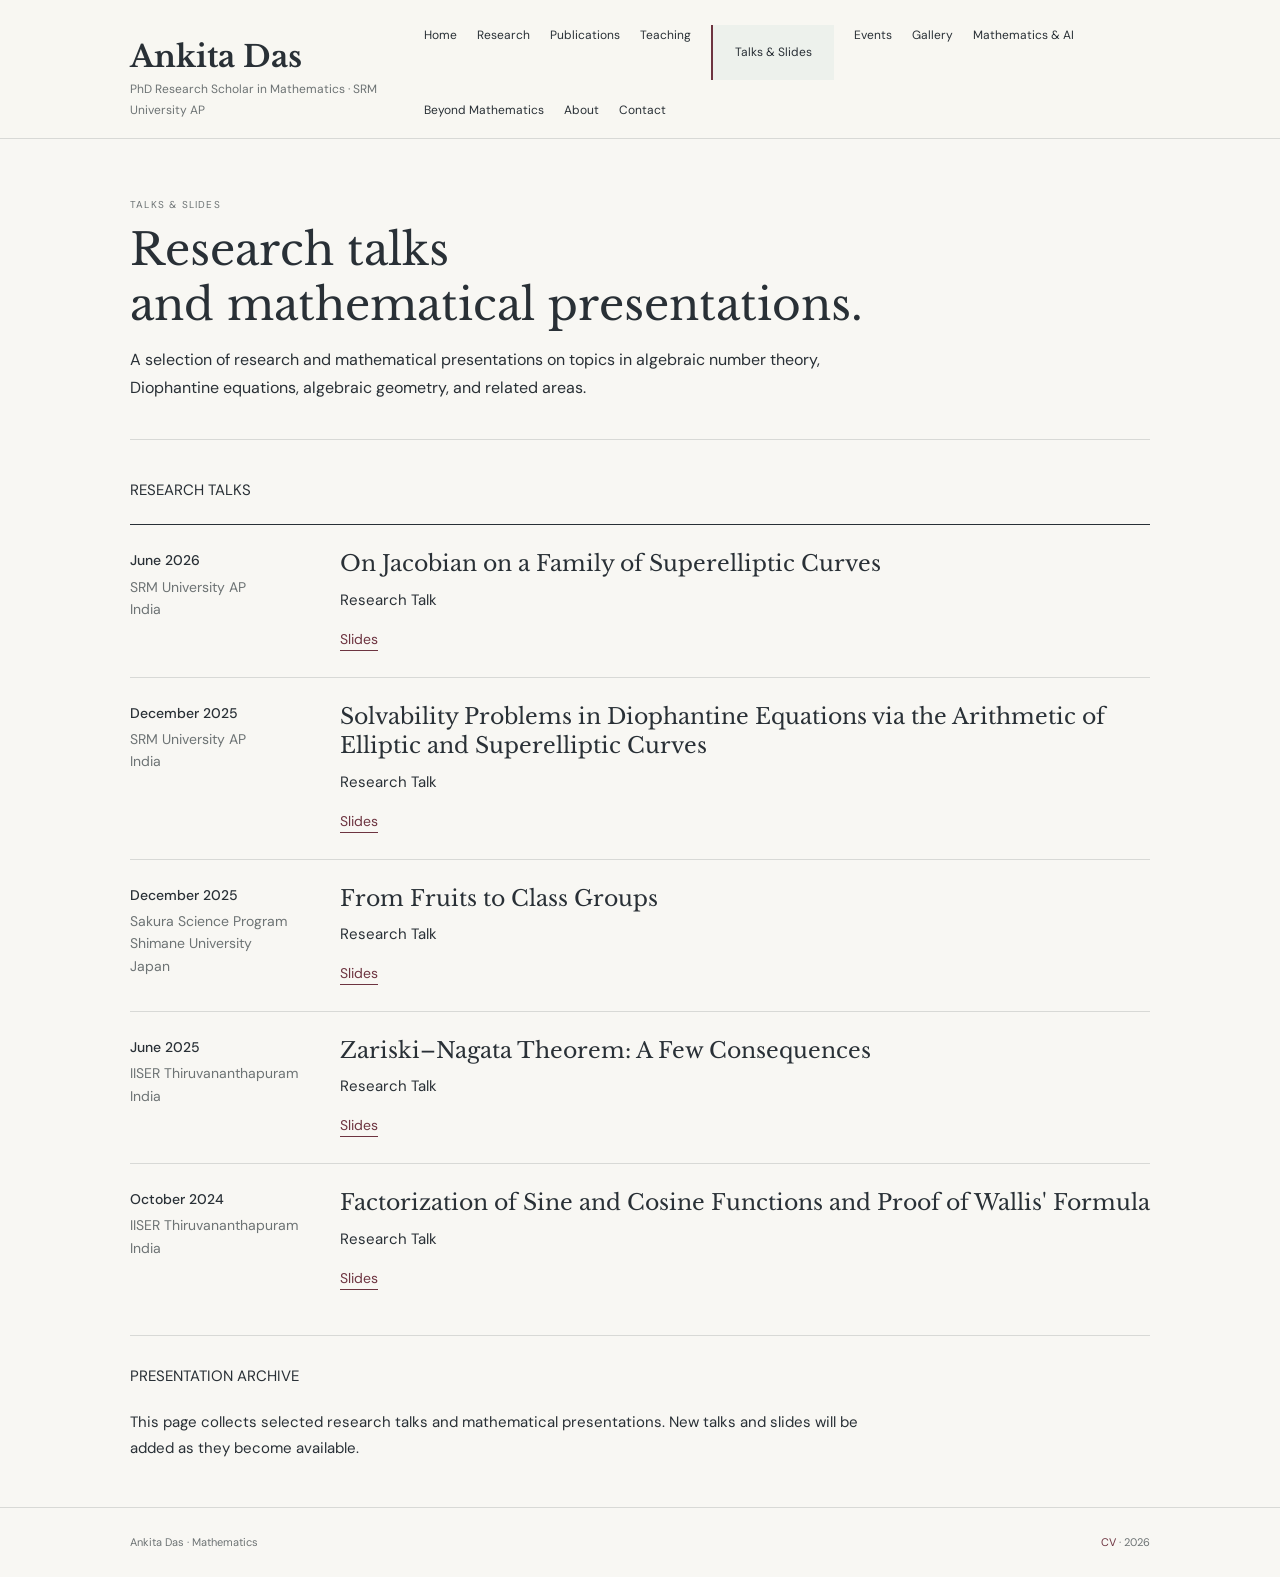
<file: talks.html>
<!doctype html>
<html lang="en">

<head>
  <meta charset="utf-8">
  <meta name="viewport" content="width=device-width, initial-scale=1">

  <meta name="description"
        content="Research talks and presentation slides by Ankita Das.">

  <title>Talks &amp; Slides — Ankita Das</title>

  <link rel="stylesheet" href="styles.css">

  <style>
    /* Talks page — compact academic layout */

    .talks-page .page-intro {
      padding-bottom: 38px;
      border-bottom: 1px solid var(--rule);
    }

    .talks-page .page-intro h1 {
      margin-bottom: 14px;
    }

    .talks-page .page-intro p {
      max-width: 760px;
      margin: 0;
    }

    .talks-section {
      padding: 38px 0 20px;
    }

    .section-label {
      margin-bottom: 20px;
    }

    .talk {
      display: grid;
      grid-template-columns: 175px 1fr;
      gap: 35px;
      padding: 24px 0;
      border-top: 1px solid var(--rule);
    }

    .talk:first-of-type {
      border-top: 1px solid var(--ink);
    }

    .talk-meta {
      font-size: 14px;
      line-height: 1.6;
      color: var(--muted);
    }

    .talk-meta strong {
      display: block;
      color: var(--ink);
      font-weight: 500;
      margin-bottom: 4px;
    }

    .talk-content h2 {
      margin: 0 0 9px;
      font-size: 22px;
      line-height: 1.35;
      font-family: "Libre Baskerville", Georgia, serif;
      font-weight: 400;
    }

    .talk-content p {
      margin: 0 0 13px;
      max-width: 760px;
    }

    .talk-links {
      margin-top: 10px;
    }

    .talk-links a {
      color: var(--link);
      text-decoration: none;
      border-bottom: 1px solid var(--link);
      padding-bottom: 2px;
      font-size: 14px;
    }

    .talk-links a:hover {
      color: var(--ink);
      border-color: var(--ink);
    }

    .closing-note {
      padding: 28px 0 45px;
      border-top: 1px solid var(--rule);
    }

    .closing-note p {
      max-width: 760px;
      margin: 0;
    }

    @media (max-width: 760px) {

      .talk {
        grid-template-columns: 1fr;
        gap: 8px;
      }

      .talks-section {
        padding-top: 30px;
      }

      .talk {
        padding: 22px 0;
      }
    }
  </style>
</head>


<body>

<header>
  <div class="container header-inner">

    <div>
      <a class="name" href="index.html">Ankita Das</a>

      <div class="affiliation">
        PhD Research Scholar in Mathematics · SRM University AP
      </div>
    </div>

    <nav>
      <a href="index.html">Home</a>
      <a href="research.html">Research</a>
      <a href="publications.html">Publications</a>
      <a href="teaching.html">Teaching</a>
      <a href="talks.html" class="current">Talks &amp; Slides</a>
      <a href="events.html">Events</a>
      <a href="gallery.html">Gallery</a>
      <a href="mathematics-ai.html">Mathematics &amp; AI</a>
      <a href="beyond.html">Beyond Mathematics</a>
      <a href="about.html">About</a>
      <a href="contact.html">Contact</a>
    </nav>

  </div>
</header>


<main class="container talks-page">

  <!-- INTRODUCTION -->

  <section class="page-intro">

    <div class="label">TALKS &amp; SLIDES</div>

    <h1>
      Research talks<br>
      and mathematical presentations.
    </h1>

    <p>
      A selection of research and mathematical presentations on topics in
      algebraic number theory, Diophantine equations, algebraic geometry,
      and related areas.
    </p>

  </section>


  <!-- PRESENTATIONS -->

  <section class="talks-section">

    <div class="section-label">
      RESEARCH TALKS
    </div>


    <!-- 2026 -->

    <article class="talk">

      <div class="talk-meta">
        <strong>June 2026</strong>
        SRM University AP<br>
        India
      </div>

      <div class="talk-content">

        <h2>
          On Jacobian on a Family of Superelliptic Curves
        </h2>

        <p>
          Research Talk
        </p>

        <div class="talk-links">
          <a href="https://drive.google.com/file/d/1lvwSfrl7jE-k-ZNXUjwckJ3xArooIjCm/view?usp=drive_link"
             target="_blank"
             rel="noopener">
            Slides
          </a>
        </div>

      </div>

    </article>


    <!-- DECEMBER 2025 — SRM -->

    <article class="talk">

      <div class="talk-meta">
        <strong>December 2025</strong>
        SRM University AP<br>
        India
      </div>

      <div class="talk-content">

        <h2>
          Solvability Problems in Diophantine Equations via the Arithmetic
          of Elliptic and Superelliptic Curves
        </h2>

        <p>
          Research Talk
        </p>

        <div class="talk-links">
          <a href="https://drive.google.com/file/d/1nq56pQEbzHCpuFzFdTPHHOibFv4wzvHf/view?usp=drivesdk"
             target="_blank"
             rel="noopener">
            Slides
          </a>
        </div>

      </div>

    </article>


    <!-- DECEMBER 2025 — JAPAN -->

    <article class="talk">

      <div class="talk-meta">
        <strong>December 2025</strong>
        Sakura Science Program<br>
        Shimane University<br>
        Japan
      </div>

      <div class="talk-content">

        <h2>
          From Fruits to Class Groups
        </h2>

        <p>
          Research Talk
        </p>

        <div class="talk-links">
          <a href="https://drive.google.com/file/d/16ayXCVwTSfUipIeFV88a9r4S6PWTVU_Q/view?usp=drivesdk"
             target="_blank"
             rel="noopener">
            Slides
          </a>
        </div>

      </div>

    </article>


    <!-- JUNE 2025 -->

    <article class="talk">

      <div class="talk-meta">
        <strong>June 2025</strong>
        IISER Thiruvananthapuram<br>
        India
      </div>

      <div class="talk-content">

        <h2>
          Zariski–Nagata Theorem: A Few Consequences
        </h2>

        <p>
          Research Talk
        </p>

        <div class="talk-links">
          <a href="https://drive.google.com/file/d/1mKtPXQp_n2EJIdaNx6fh-ftqd4r_NaHI/view?usp=sharing"
             target="_blank"
             rel="noopener">
            Slides
          </a>
        </div>

      </div>

    </article>


    <!-- OCTOBER 2024 -->

    <article class="talk">

      <div class="talk-meta">
        <strong>October 2024</strong>
        IISER Thiruvananthapuram<br>
        India
      </div>

      <div class="talk-content">

        <h2>
          Factorization of Sine and Cosine Functions and Proof of Wallis' Formula
        </h2>

        <p>
          Research Talk
        </p>

        <div class="talk-links">
          <a href="https://drive.google.com/file/d/1EK-sXOJ0REoSGXfnHoqfGao__CXsdR4g/view?usp=drive_link"
             target="_blank"
             rel="noopener">
            Slides
          </a>
        </div>

      </div>

    </article>

  </section>


  <!-- CLOSING -->

  <section class="closing-note">

    <div class="section-label">
      PRESENTATION ARCHIVE
    </div>

    <p>
      This page collects selected research talks and mathematical
      presentations. New talks and slides will be added as they become
      available.
    </p>

  </section>

</main>


<footer>

  <div class="container footer-inner">

    <span>
      Ankita Das · Mathematics
    </span>

    <span>
      <a href="cv.html">CV</a> · 2026
    </span>

  </div>

</footer>

</body>
</html>
</file>
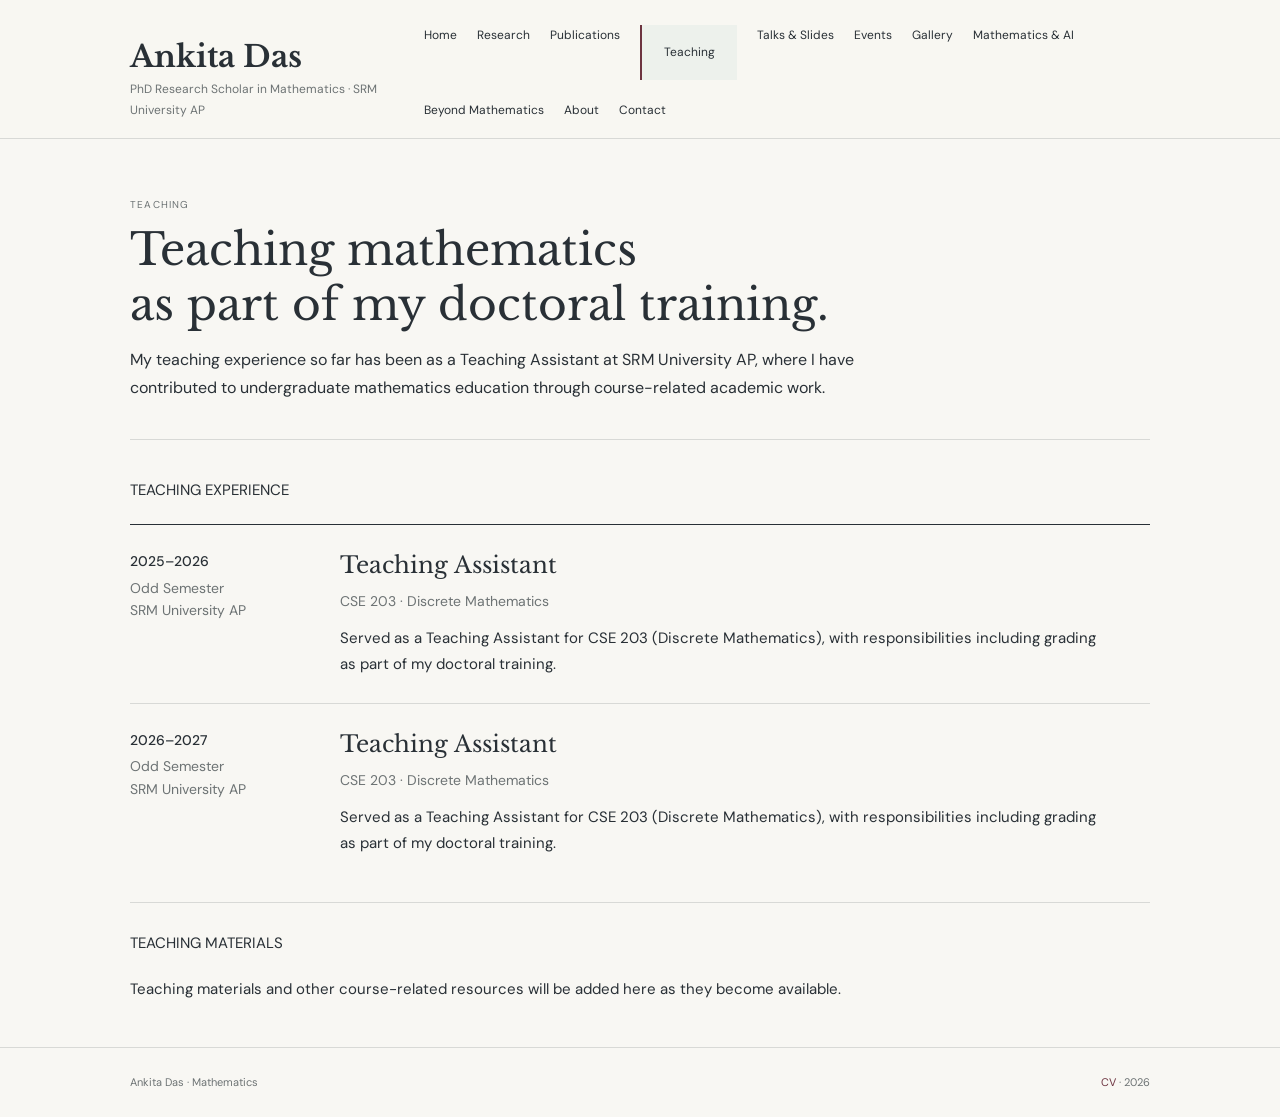
<file: teaching.html>
<!doctype html>
<html lang="en">

<head>
  <meta charset="utf-8">
  <meta name="viewport" content="width=device-width, initial-scale=1">

  <meta name="description"
        content="Teaching experience of Ankita Das, PhD Research Scholar in Mathematics at SRM University AP.">

  <title>Teaching — Ankita Das</title>

  <link rel="stylesheet" href="styles.css">

  <style>
    /* Teaching page */

    .teaching-page .page-intro {
      padding-bottom: 38px;
      border-bottom: 1px solid var(--rule);
    }

    .teaching-page .page-intro h1 {
      margin-bottom: 14px;
    }

    .teaching-page .page-intro p {
      max-width: 760px;
      margin: 0;
    }

    .teaching-section {
      padding: 38px 0 20px;
    }

    .section-label {
      margin-bottom: 20px;
    }

    .teaching-entry {
      display: grid;
      grid-template-columns: 175px 1fr;
      gap: 35px;
      padding: 25px 0;
      border-top: 1px solid var(--rule);
    }

    .teaching-entry:first-of-type {
      border-top: 1px solid var(--ink);
    }

    .teaching-meta {
      font-size: 14px;
      line-height: 1.6;
      color: var(--muted);
    }

    .teaching-meta strong {
      display: block;
      color: var(--ink);
      font-weight: 500;
      margin-bottom: 4px;
    }

    .teaching-content h2 {
      margin: 0 0 8px;
      font-size: 23px;
      line-height: 1.35;
      font-family: "Libre Baskerville", Georgia, serif;
      font-weight: 400;
    }

    .course-code {
      color: var(--muted);
      font-size: 14px;
      margin-bottom: 13px;
    }

    .teaching-content p {
      margin: 0;
      max-width: 760px;
    }

    .teaching-note {
      padding: 28px 0 45px;
      border-top: 1px solid var(--rule);
    }

    .teaching-note p {
      max-width: 760px;
      margin: 0;
    }

    @media (max-width: 760px) {

      .teaching-entry {
        grid-template-columns: 1fr;
        gap: 8px;
      }

      .teaching-section {
        padding-top: 30px;
      }

      .teaching-entry {
        padding: 22px 0;
      }
    }
  </style>
</head>


<body>

<header>
  <div class="container header-inner">

    <div>
      <a class="name" href="index.html">Ankita Das</a>

      <div class="affiliation">
        PhD Research Scholar in Mathematics · SRM University AP
      </div>
    </div>

    <nav>
      <a href="index.html">Home</a>
      <a href="research.html">Research</a>
      <a href="publications.html">Publications</a>
      <a href="teaching.html" class="current">Teaching</a>
      <a href="talks.html">Talks &amp; Slides</a>
      <a href="events.html">Events</a>
      <a href="gallery.html">Gallery</a>
      <a href="mathematics-ai.html">Mathematics &amp; AI</a>
      <a href="beyond.html">Beyond Mathematics</a>
      <a href="about.html">About</a>
      <a href="contact.html">Contact</a>
    </nav>

  </div>
</header>


<main class="container teaching-page">

  <!-- INTRODUCTION -->

  <section class="page-intro">

    <div class="label">TEACHING</div>

    <h1>
      Teaching mathematics<br>
      as part of my doctoral training.
    </h1>

    <p>
      My teaching experience so far has been as a Teaching Assistant at
      SRM University AP, where I have contributed to undergraduate
      mathematics education through course-related academic work.
    </p>

  </section>


  <!-- TEACHING EXPERIENCE -->

  <section class="teaching-section">

    <div class="section-label">
      TEACHING EXPERIENCE
    </div>


    <article class="teaching-entry">

      <div class="teaching-meta">
        <strong>2025–2026</strong>
        Odd Semester<br>
        SRM University AP
      </div>

      <div class="teaching-content">

        <h2>
          Teaching Assistant
        </h2>

        <div class="course-code">
          CSE 203 · Discrete Mathematics
        </div>

        <p>
          Served as a Teaching Assistant for CSE 203 (Discrete Mathematics),
          with responsibilities including grading as part of my doctoral
          training.
        </p>

      </div>

    </article>


    <article class="teaching-entry">

      <div class="teaching-meta">
        <strong>2026–2027</strong>
        Odd Semester<br>
        SRM University AP
      </div>

      <div class="teaching-content">

        <h2>
          Teaching Assistant
        </h2>

        <div class="course-code">
          CSE 203 · Discrete Mathematics
        </div>

        <p>
          Served as a Teaching Assistant for CSE 203 (Discrete Mathematics),
          with responsibilities including grading as part of my doctoral
          training.
        </p>

      </div>

    </article>

  </section>


  <!-- CLOSING NOTE -->

  <section class="teaching-note">

    <div class="section-label">
      TEACHING MATERIALS
    </div>

    <p>
      Teaching materials and other course-related resources will be added
      here as they become available.
    </p>

  </section>

</main>


<footer>

  <div class="container footer-inner">

    <span>
      Ankita Das · Mathematics
    </span>

    <span>
      <a href="cv.html">CV</a> · 2026
    </span>

  </div>

</footer>


</body>
</html>
</file>
<file: styles.css>
@import url('https://fonts.googleapis.com/css2?family=DM+Sans:wght@400;500;600&family=Libre+Baskerville:wght@400;700&display=swap');
:root{--ink:#293036;--muted:#6d7374;--rule:#d8d9d6;--link:#6d3440;--paper:#f8f7f3;--white:#fcfcfa;--sage:#e7eeea;--blue:#e9eff2;--gold:#b49b68}
*{box-sizing:border-box}html{scroll-behavior:smooth}body{margin:0;background:var(--paper);color:var(--ink);font:15px/1.72 "DM Sans",Arial,sans-serif}
a{color:var(--link);text-decoration:none}a:hover{text-decoration:underline}
.container{max-width:1080px;margin:auto;padding:0 30px}
header{border-bottom:1px solid var(--rule);background:rgba(248,247,243,.95);padding:25px 0 18px}
.header-inner{display:flex;justify-content:space-between;align-items:flex-end;gap:35px}.name{font:700 30px "Libre Baskerville",Georgia,serif;color:var(--ink)}.affiliation{font-size:12px;color:var(--muted);margin-top:3px}
nav{display:flex;gap:20px;flex-wrap:wrap;font-size:12px}nav a{color:var(--ink)}nav a:hover{color:var(--link)}
main{padding-bottom:45px}.home-intro{padding:68px 0 55px;border-bottom:1px solid var(--rule);display:grid;grid-template-columns:1.15fr .85fr;gap:70px;position:relative}
.home-intro h1{font:400 45px/1.22 "Libre Baskerville",Georgia,serif;letter-spacing:-.025em;margin:0 0 20px}.home-intro p{font-size:16px;max-width:700px}
.current{border-left:2px solid var(--link);padding:17px 22px;background:rgba(231,238,234,.6);align-self:center}.current .label{color:var(--link)}.current p{font:400 19px/1.45 "Libre Baskerville",Georgia,serif;margin:0}
.label,.side-label{font-size:10px;text-transform:uppercase;letter-spacing:.12em;color:var(--muted);margin-bottom:9px}
.home-intro:before{content:"";position:absolute;width:170px;height:170px;border:1px solid rgba(109,52,64,.12);border-radius:50%;right:25px;top:28px;z-index:-1}
.home-intro:after{content:"";position:absolute;width:95px;height:95px;border:1px solid rgba(48,80,95,.12);border-radius:50%;right:65px;top:65px;z-index:-1}
.profile-photo,.photo-placeholder{width:240px;height:315px;border:1px solid rgba(48,80,95,.12);border-radius:10px;object-fit:cover;display:block;margin:0 auto;box-shadow:0 8px 24px rgba(48,80,95,.08)}
.home-section{padding:43px 0;border-bottom:1px solid var(--rule)}.home-section-head{display:flex;justify-content:space-between;align-items:baseline;gap:20px}.home-section h2,.page-title{font:400 27px "Libre Baskerville",Georgia,serif;margin:0 0 19px}.more{font-size:11px}
.research-preview{display:grid;grid-template-columns:1fr 1fr;gap:30px}.research-preview article{padding:17px 0;border-top:2px solid var(--ink)}.research-preview h3{font:400 20px "Libre Baskerville",Georgia,serif;margin:0 0 7px}.research-preview p{margin:0;color:#555}
.latest-list{display:grid;grid-template-columns:1fr 1fr;gap:30px}.latest-item{padding-top:15px;border-top:1px solid var(--rule)}.latest-item h3,.note-preview h3{font:400 20px "Libre Baskerville",Georgia,serif;margin:4px 0}.meta{font-size:12px;color:var(--muted)}.note-preview{background:var(--blue);padding:23px}
.page-intro{padding:57px 0 36px;border-bottom:1px solid var(--rule)}.page-intro h1{font:400 44px "Libre Baskerville",Georgia,serif;margin:0 0 10px}.page-intro p{max-width:720px;font-size:16px}
.content{padding:43px 0}.two-col{display:grid;grid-template-columns:175px 1fr;gap:45px}.side-label{padding-top:6px}
.content h2{font:400 27px "Libre Baskerville",Georgia,serif;margin:0 0 14px}.content h3{font:400 20px "Libre Baskerville",Georgia,serif;margin:0 0 6px}.block{padding:0 0 35px;margin-bottom:35px;border-bottom:1px solid var(--rule)}.block:last-child{border-bottom:0}
.math-box{position:relative;overflow:hidden;background:var(--white);border:1px solid var(--rule);padding:26px;margin:23px 0;font:22px "Libre Baskerville",Georgia,serif;text-align:center}.math-caption{text-align:center;font-size:11px;color:var(--muted);margin-top:-13px}
.math-svg{width:100%;height:auto;display:block;margin:24px 0;background:var(--white);border:1px solid var(--rule)}
.publication{padding:16px 0 27px;border-bottom:1px solid var(--rule)}.publication:last-child{border-bottom:0}.publication-title{font:400 20px/1.35 "Libre Baskerville",Georgia,serif}.links{display:flex;gap:15px;margin-top:7px;font-size:12px}
.event{display:grid;grid-template-columns:125px 1fr;gap:22px;padding:16px 0;border-top:1px solid var(--rule)}.event:first-child{border-top:0;padding-top:0}.event-date{font-size:12px;color:var(--muted)}
.note{padding:21px 0;border-bottom:1px solid var(--rule)}.note h3{font-size:23px}.note .meta{margin-bottom:8px}
.about-grid{display:grid;grid-template-columns:1fr 1fr;gap:42px}.quiet-box{background:var(--sage);padding:24px}
.beyond-item{padding:24px 0;border-top:1px solid var(--rule)}.beyond-item:first-child{border-top:0}.beyond-item h3{font:400 23px "Libre Baskerville",Georgia,serif;margin:0 0 5px}
.gallery-grid{display:grid;grid-template-columns:repeat(3,1fr);gap:20px}.gallery-frame{aspect-ratio:4/3;background:var(--white);border:1px solid var(--rule);display:flex;align-items:center;justify-content:center;color:var(--muted);font:16px "Libre Baskerville",Georgia,serif;text-align:center;padding:20px}.gallery-caption{font-size:12px;color:var(--muted);margin-top:7px}
.cv-button{display:inline-block;border:1px solid #aaa;padding:7px 13px;font-size:12px;color:var(--ink)}.cv-button:hover{background:var(--white);text-decoration:none}
footer{border-top:1px solid var(--rule);padding:25px 0;color:var(--muted);font-size:11px}.footer-inner{display:flex;justify-content:space-between}
@media(max-width:760px){.container{padding:0 20px}.header-inner{display:block}.header-inner nav{margin-top:16px;gap:13px}.home-intro{grid-template-columns:1fr;gap:32px}.profile-photo,.photo-placeholder{width:210px;height:270px}.research-preview,.latest-list,.about-grid,.gallery-grid{grid-template-columns:1fr}.two-col{grid-template-columns:1fr;gap:8px}.event{grid-template-columns:1fr;gap:2px}.footer-inner{display:block}.home-intro h1,.page-intro h1{font-size:36px}}

.file-link{display:inline-flex;align-items:center;gap:7px;border-bottom:1px solid var(--link);font-size:12px;padding-bottom:2px}.file-link:before{content:"PDF";font:600 9px "DM Sans",sans-serif;letter-spacing:.06em;color:var(--link)}
.academic-entry{padding:18px 0;border-bottom:1px solid var(--rule)}.academic-entry:last-child{border-bottom:0}.academic-entry h3{font:400 21px "Libre Baskerville",Georgia,serif;margin:0 0 5px}.academic-entry .meta{margin-bottom:8px}
/* Research in Progress */

.research-progress {
  border-top: 1px solid var(--rule);
}

.research-progress-item {
  padding: 24px 0;
  border-bottom: 1px solid var(--rule);
}

.research-progress-item .meta {
  margin-bottom: 8px;
}

.research-progress-item h3 {
  margin: 0;
  font-family: "Libre Baskerville", Georgia, serif;
  font-size: 21px;
  line-height: 1.4;
  font-weight: 400;
}
</file>
